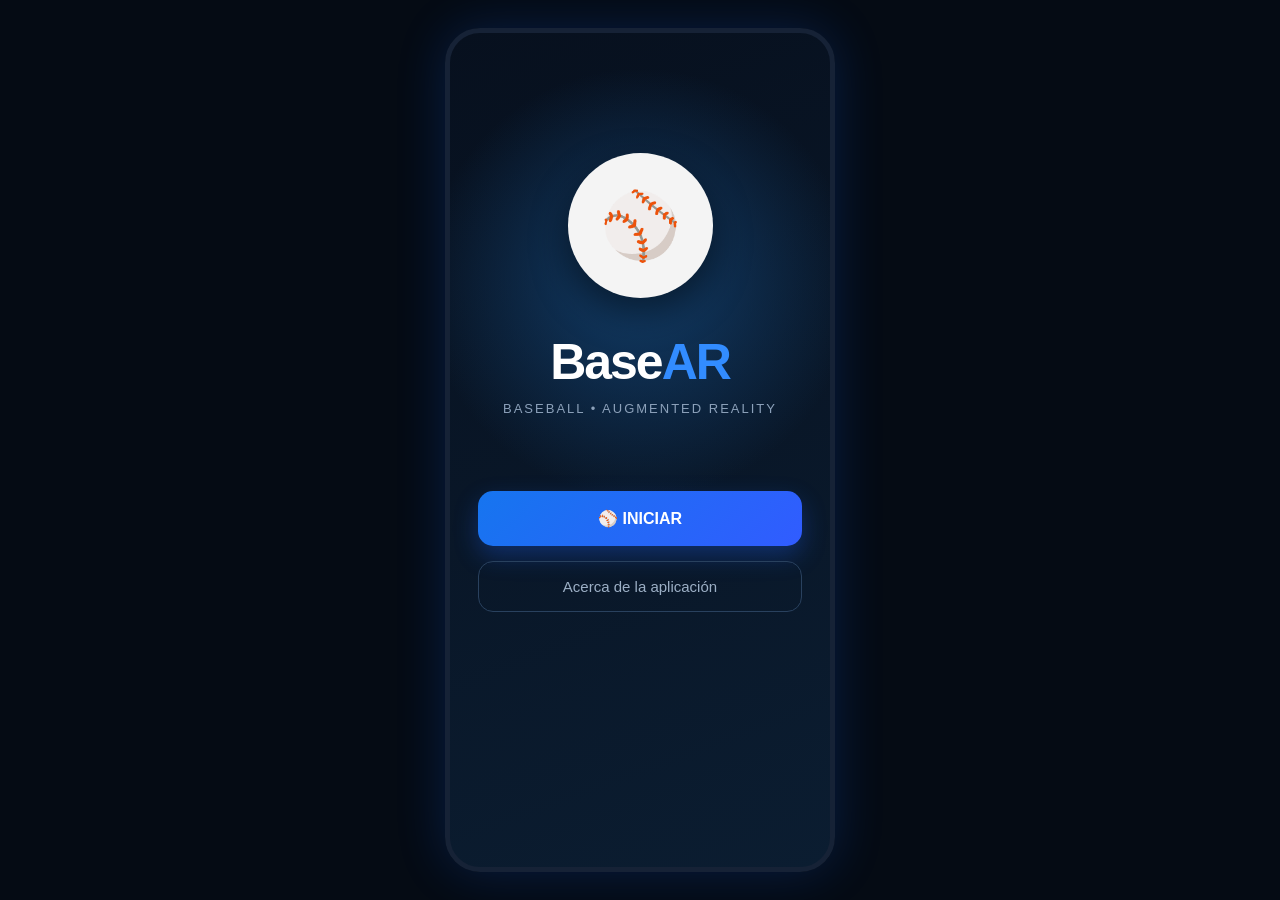
<file: index.html>
<!DOCTYPE html>
<html lang="es">

<head>
    <meta charset="UTF-8">
    <meta name="viewport" content="width=device-width, initial-scale=1.0">

    <title>BaseAR - Inicio</title>

    <!-- CSS -->
    <link rel="stylesheet" href="css/style.css">
</head>

<body>

    <div class="phone home">

        <!-- Pelota -->
        <div class="ball">
            ⚾
        </div>

        <!-- Nombre -->
        <div class="app-name">
            Base<span>AR</span>
        </div>

        <p class="subtitle">
            BASEBALL • AUGMENTED REALITY
        </p>

        <!-- Botón principal -->
        <button
            class="start"
            onclick="location.href='equipos.html'">

            ⚾ INICIAR

        </button>

        <!-- Botón secundario -->
        <button class="about">
            Acerca de la aplicación
        </button>

    </div>
<script src="js/theme.js"></script>
</body>

</html>
</file>
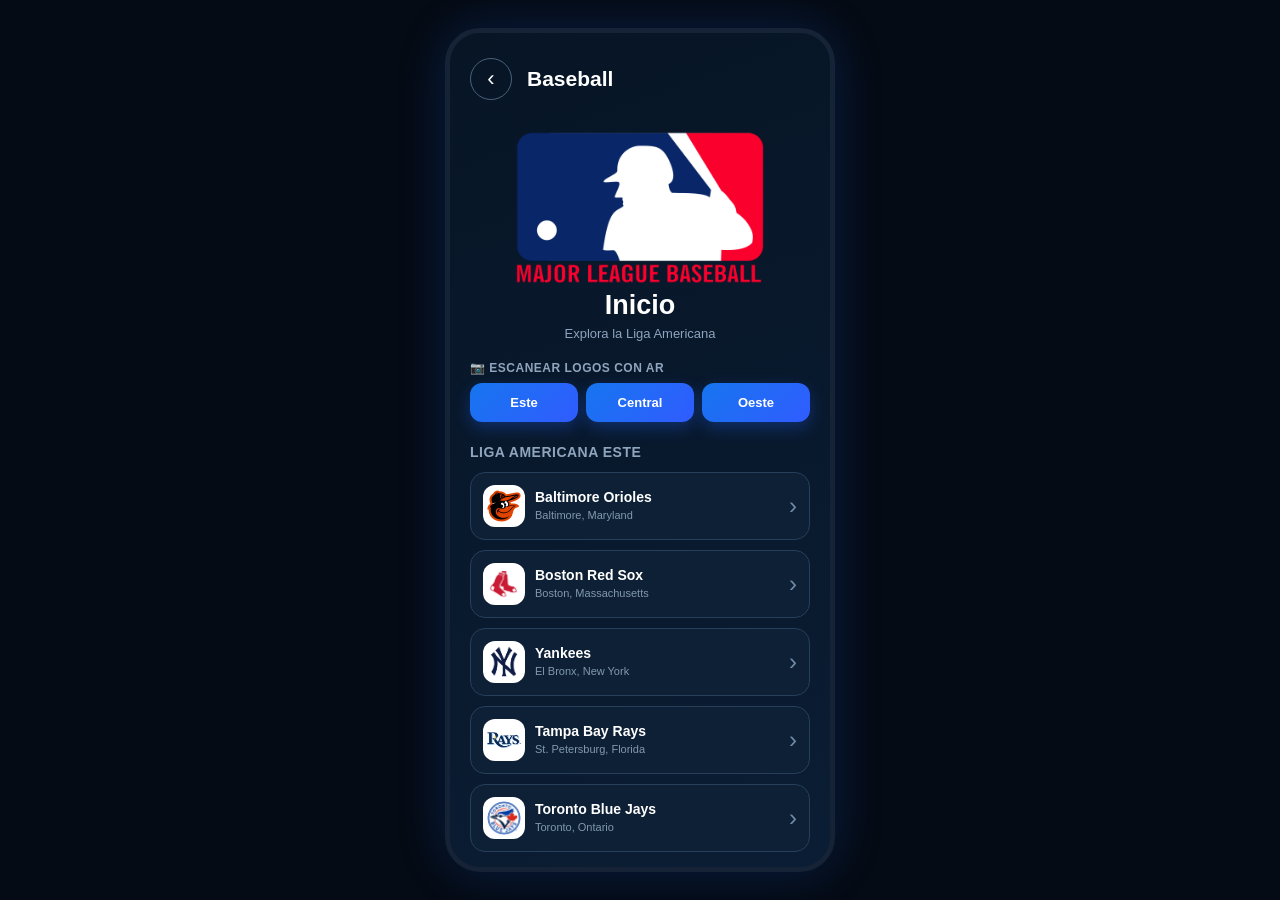
<file: equipos.html>
<!DOCTYPE html>
<html lang="es">
    <head>
        <meta charset="UTF-8">
        <meta name="viewport" content="width=device-width, initial-scale=1.0">
        <title>BaseAR - Equipos</title>
        <link rel="stylesheet" href="css/style.css">
    </head>
    <body>
        <div class="phone info teams-page">
            <div class="info-header">
                <button class="back" onclick="location.href='index.html'">‹</button>
                <h2>Baseball</h2>
            </div>
            <div class="team-header">
                <!-- AQUÍ ESTÁ LA PELOTA DE BÉISBOL DE VUELTA -->
                <img src="img/mlb.png" alt="MLB" class="team-logo-img" style="width: 70%; height: 70%; object-fit: contain;">
                <div class="team-data">
                    <h1>Inicio</h1>
                    <p>Explora la Liga Americana</p>
                </div>
            </div>

            <p class="scan-label">📷 Escanear logos con AR</p>
            <div class="ar-scan-row">
                <button class="ar-scan-btn" onclick="location.href='ar.html?division=este'">Este</button>
                <button class="ar-scan-btn" onclick="location.href='ar.html?division=central'">Central</button>
                <button class="ar-scan-btn" onclick="location.href='ar.html?division=oeste'">Oeste</button>
            </div>

            <h3 class="league-title">Liga Americana Este</h3>
            <div class="teams-list">
                <button class="team-option" onclick="location.href='info.html?team=orioles'">
                    <div class="team-logo-placeholder"><img src="img/orioles.png" alt="Orioles" class="team-logo-img"></div>
                    <div class="team-option-text">
                        <strong>Baltimore Orioles</strong>
                        <span>Baltimore, Maryland</span>
                    </div>
                    <div class="arrow">›</div>
                </button>
                <button class="team-option" onclick="location.href='info.html?team=redsox'">
                    <div class="team-logo-placeholder"><img src="img/redsox.png" alt="Red Sox" class="team-logo-img"></div>
                    <div class="team-option-text">
                        <strong>Boston Red Sox</strong>
                        <span>Boston, Massachusetts</span>
                    </div>
                    <div class="arrow">›</div>
                </button>
                <button class="team-option" onclick="location.href='info.html?team=yankees'">
                    <div class="team-logo-placeholder"><img src="img/yankees.png" alt="Yankees" class="team-logo-img"></div>
                    <div class="team-option-text">
                        <strong>Yankees</strong>
                        <span>El Bronx, New York</span>
                    </div>
                    <div class="arrow">›</div>
                </button>
                <button class="team-option" onclick="location.href='info.html?team=rays'">
                    <div class="team-logo-placeholder"><img src="img/rays.png" alt="Rays" class="team-logo-img"></div>
                    <div class="team-option-text">
                        <strong>Tampa Bay Rays</strong>
                        <span>St. Petersburg, Florida</span>
                    </div>
                    <div class="arrow">›</div>
                </button>
                <button class="team-option" onclick="location.href='info.html?team=bluejays'">
                    <div class="team-logo-placeholder"><img src="img/bluejays.png" alt="Blue Jays" class="team-logo-img"></div>
                    <div class="team-option-text">
                        <strong>Toronto Blue Jays</strong>
                        <span>Toronto, Ontario</span>
                    </div>
                    <div class="arrow">›</div>
                </button>
            </div>

            <h3 class="league-title">Liga Americana Central</h3>
            <div class="teams-list">
                <button class="team-option" onclick="location.href='info.html?team=whitesox'">
                    <div class="team-logo-placeholder"><img src="img/whitesox.png" alt="White Sox" class="team-logo-img"></div>
                    <div class="team-option-text">
                        <strong>Chicago White Sox</strong>
                        <span>Chicago, Illinois</span>
                    </div>
                    <div class="arrow">›</div>
                </button>
                <button class="team-option" onclick="location.href='info.html?team=guardians'">
                    <div class="team-logo-placeholder"><img src="img/guardians.png" alt="Guardians" class="team-logo-img"></div>
                    <div class="team-option-text">
                        <strong>Cleveland Guardians</strong>
                        <span>Cleveland, Ohio</span>
                    </div>
                    <div class="arrow">›</div>
                </button>
                <button class="team-option" onclick="location.href='info.html?team=tigers'">
                    <div class="team-logo-placeholder"><img src="img/tigers.png" alt="Tigers" class="team-logo-img"></div>
                    <div class="team-option-text">
                        <strong>Detroit Tigers</strong>
                        <span>Detroit, Michigan</span>
                    </div>
                    <div class="arrow">›</div>
                </button>
                <button class="team-option" onclick="location.href='info.html?team=royals'">
                    <div class="team-logo-placeholder"><img src="img/royals.png" alt="Royals" class="team-logo-img"></div>
                    <div class="team-option-text">
                        <strong>Kansas City Royals</strong>
                        <span>Kansas City, Missouri</span>
                    </div>
                    <div class="arrow">›</div>
                </button>
                <button class="team-option" onclick="location.href='info.html?team=twins'">
                    <div class="team-logo-placeholder"><img src="img/twins.png" alt="Twins" class="team-logo-img"></div>
                    <div class="team-option-text">
                        <strong>Minnesota Twins</strong>
                        <span>Minneapolis, Minnesota</span>
                    </div>
                    <div class="arrow">›</div>
                </button>
            </div>

            <h3 class="league-title">Liga Americana Oeste</h3>
            <div class="teams-list">
                <button class="team-option" onclick="location.href='info.html?team=astros'">
                    <div class="team-logo-placeholder"><img src="img/astros.png" alt="Astros" class="team-logo-img"></div>
                    <div class="team-option-text">
                        <strong>Houston Astros</strong>
                        <span>Houston, Texas</span>
                    </div>
                    <div class="arrow">›</div>
                </button>
                <button class="team-option" onclick="location.href='info.html?team=angels'">
                    <div class="team-logo-placeholder"><img src="img/angels.png" alt="Angels" class="team-logo-img"></div>
                    <div class="team-option-text">
                        <strong>Los Angeles Angels</strong>
                        <span>Anaheim, California</span>
                    </div>
                    <div class="arrow">›</div>
                </button>
                <button class="team-option" onclick="location.href='info.html?team=athletics'">
                    <div class="team-logo-placeholder"><img src="img/athletics.png" alt="Athletics" class="team-logo-img"></div>
                    <div class="team-option-text">
                        <strong>Oakland Athletics</strong>
                        <span>Oakland, California</span>
                    </div>
                    <div class="arrow">›</div>
                </button>
                <button class="team-option" onclick="location.href='info.html?team=mariners'">
                    <div class="team-logo-placeholder"><img src="img/mariners.png" alt="Mariners" class="team-logo-img"></div>
                    <div class="team-option-text">
                        <strong>Seattle Mariners</strong>
                        <span>Seattle, Washington</span>
                    </div>
                    <div class="arrow">›</div>
                </button>
                <button class="team-option" onclick="location.href='info.html?team=rangers'">
                    <div class="team-logo-placeholder"><img src="img/rangers.png" alt="Rangers" class="team-logo-img"></div>
                    <div class="team-option-text">
                        <strong>Texas Rangers</strong>
                        <span>Arlington, Texas</span>
                    </div>
                    <div class="arrow">›</div>
                </button>
            </div>
        </div>
        <script src="js/theme.js"></script>
    </body>
</html>
</file>
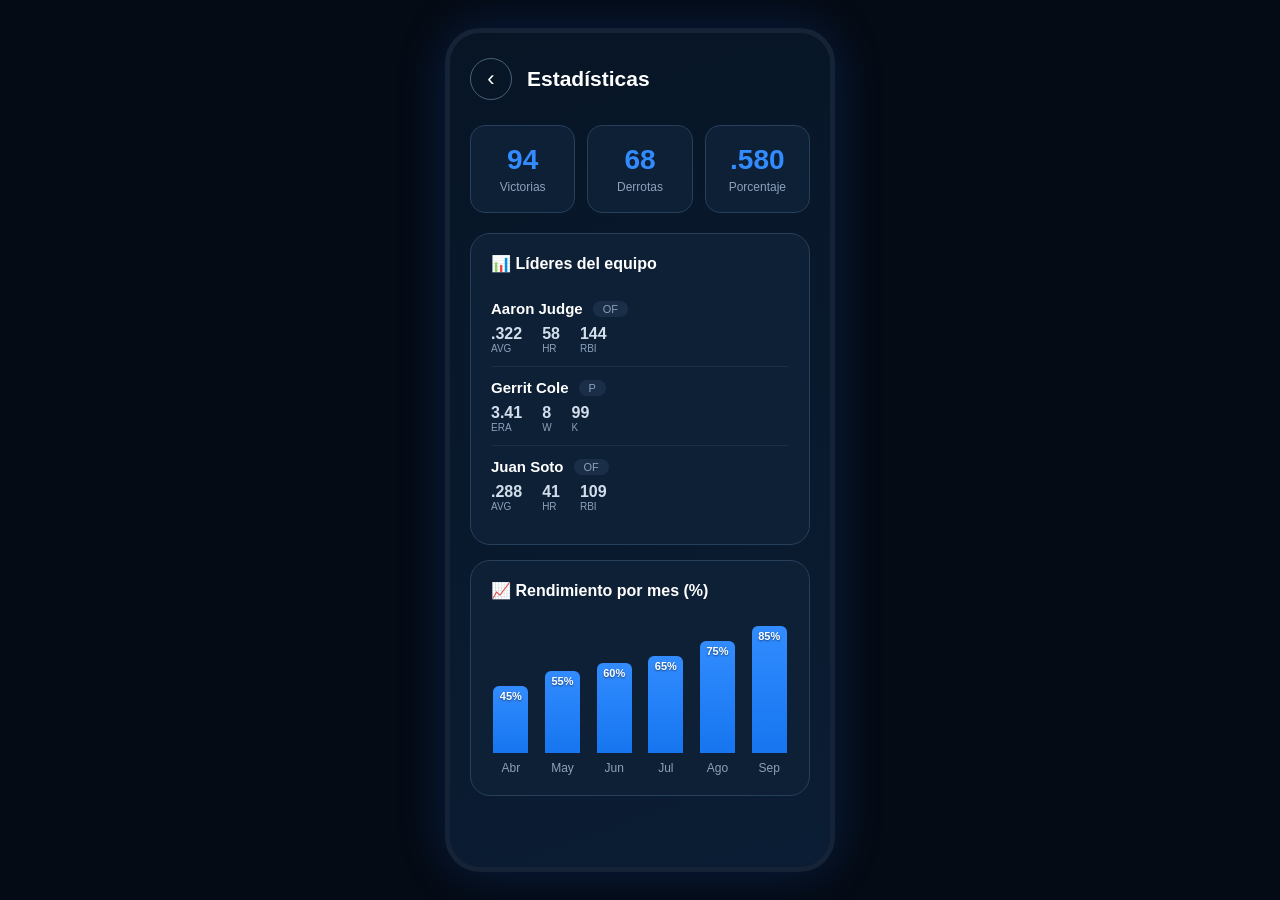
<file: estadisticas.html>
<!DOCTYPE html>
<html lang="es">
<head>
    <meta charset="UTF-8">
    <meta name="viewport" content="width=device-width, initial-scale=1.0">
    <title>BaseAR - Estadísticas</title>
    <link rel="stylesheet" href="css/style.css">
</head>
<body>
    <div class="phone stats-page">
        <div class="info-header">
            <button class="back" id="btnBack">‹</button>
            <h2>Estadísticas</h2>
        </div>

        <div class="stats-summary">
            <div class="stat-card"><span class="stat-value" id="statWins">-</span><span class="stat-label">Victorias</span></div>
            <div class="stat-card"><span class="stat-value" id="statLosses">-</span><span class="stat-label">Derrotas</span></div>
            <div class="stat-card"><span class="stat-value" id="statPct">-</span><span class="stat-label">Porcentaje</span></div>
        </div>

        <div class="stats-players">
            <h3>📊 Líderes del equipo</h3>
            <div id="playersContainer">
                <!-- Inyección de jugadores -->
            </div>
        </div>

                <div class="stats-chart">
            <h3>📈 Rendimiento por mes (%)</h3> <!-- Agregado el (%) -->
            <div class="chart-bars" id="chartContainer">
                <!-- Inyección de barras -->
            </div>
        </div>
    </div>

    <script src="js/teams-data.js"></script>
    <script>
        window.onload = function() {
            if (typeof TEAMS_DATA === 'undefined') return;

            const urlParams = new URLSearchParams(window.location.search);
            const teamId = urlParams.get('team') || 'yankees';
            const data = TEAMS_DATA[teamId];

            document.getElementById('btnBack').onclick = () => location.href = `info.html?team=${teamId}`;

            if (data && data.stats) {
                // Resumen
                document.getElementById('statWins').innerText = data.stats.summary.wins;
                document.getElementById('statLosses').innerText = data.stats.summary.losses;
                document.getElementById('statPct').innerText = data.stats.summary.pct;

                // Jugadores
                const playersContainer = document.getElementById('playersContainer');
                playersContainer.innerHTML = "";
                if (data.stats.players && data.stats.players.length > 0) {
                    data.stats.players.forEach(p => {
                        playersContainer.innerHTML += `
                            <div class="player-stat">
                                <div class="player-info">
                                    <span class="player-name">${p.name}</span>
                                    <span class="player-pos">${p.pos}</span>
                                </div>
                                <div class="player-numbers">
                                    <div class="player-number"><span class="num">${p.stat1}</span><span class="num-label">${p.stat1_lbl}</span></div>
                                    <div class="player-number"><span class="num">${p.stat2}</span><span class="num-label">${p.stat2_lbl}</span></div>
                                    <div class="player-number"><span class="num">${p.stat3}</span><span class="num-label">${p.stat3_lbl}</span></div>
                                </div>
                            </div>
                        `;
                    });
                } else {
                    playersContainer.innerHTML = "<p style='font-size:12px;color:#8ca1ba;'>Datos de jugadores no disponibles.</p>";
                }

                                // Gráfico
                const chartContainer = document.getElementById('chartContainer');
                chartContainer.innerHTML = "";
                const meses = ["Abr", "May", "Jun", "Jul", "Ago", "Sep"];
                if (data.stats.chart) {
                    data.stats.chart.forEach((val, index) => {
                        // AQUÍ AÑADIMOS EL VALOR DENTRO DE LA BARRA
                        chartContainer.innerHTML += `
                            <div class="chart-bar">
                                <div class="bar" style="height: ${val}%;">
                                    <span class="bar-value">${val}%</span>
                                </div>
                                <span class="bar-month">${meses[index]}</span>
                            </div>
                        `;
                    });
                }
            }
        };
    </script>
    <script src="js/theme.js"></script>
</body>
</html>
</file>
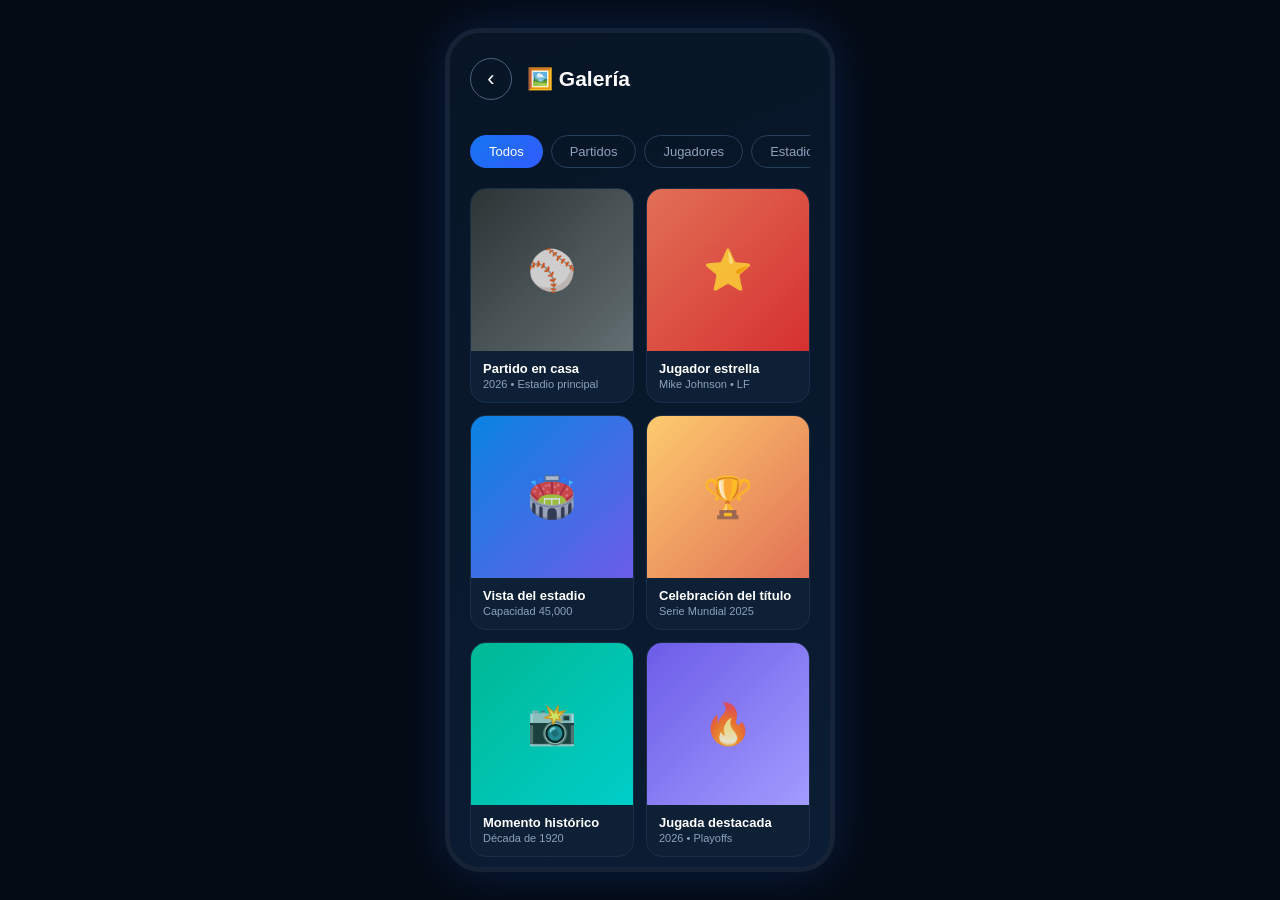
<file: galeria.html>
<!DOCTYPE html>
<html lang="es">

<head>
    <meta charset="UTF-8">
    <meta name="viewport" content="width=device-width, initial-scale=1.0">

    <title>BaseAR - Galería</title>

    <!-- CSS -->
    <link rel="stylesheet" href="css/style.css">
</head>

<body>

    <div class="phone gallery-page">

        <!-- =========================
             ENCABEZADO
        ========================== -->

        <div class="info-header">

            <button
                class="back"
                onclick="location.href='info.html'">
                ‹
            </button>

            <h2>
                🖼️ Galería
            </h2>

        </div>

        <!-- =========================
             CATEGORÍAS
        ========================== -->

        <div class="gallery-categories">

            <button class="category active">Todos</button>
            <button class="category">Partidos</button>
            <button class="category">Jugadores</button>
            <button class="category">Estadio</button>
            <button class="category">Histórico</button>

        </div>

        <!-- =========================
             GALERÍA DE IMÁGENES
        ========================== -->

        <div class="gallery-grid">

            <div class="gallery-item">
                <div class="gallery-image" style="background: linear-gradient(135deg, #2d3436, #636e72);">
                    <span class="gallery-icon">⚾</span>
                </div>
                <div class="gallery-info">
                    <h4>Partido en casa</h4>
                    <p>2026 • Estadio principal</p>
                </div>
            </div>

            <div class="gallery-item">
                <div class="gallery-image" style="background: linear-gradient(135deg, #e17055, #d63031);">
                    <span class="gallery-icon">⭐</span>
                </div>
                <div class="gallery-info">
                    <h4>Jugador estrella</h4>
                    <p>Mike Johnson • LF</p>
                </div>
            </div>

            <div class="gallery-item">
                <div class="gallery-image" style="background: linear-gradient(135deg, #0984e3, #6c5ce7);">
                    <span class="gallery-icon">🏟️</span>
                </div>
                <div class="gallery-info">
                    <h4>Vista del estadio</h4>
                    <p>Capacidad 45,000</p>
                </div>
            </div>

            <div class="gallery-item">
                <div class="gallery-image" style="background: linear-gradient(135deg, #fdcb6e, #e17055);">
                    <span class="gallery-icon">🏆</span>
                </div>
                <div class="gallery-info">
                    <h4>Celebración del título</h4>
                    <p>Serie Mundial 2025</p>
                </div>
            </div>

            <div class="gallery-item">
                <div class="gallery-image" style="background: linear-gradient(135deg, #00b894, #00cec9);">
                    <span class="gallery-icon">📸</span>
                </div>
                <div class="gallery-info">
                    <h4>Momento histórico</h4>
                    <p>Década de 1920</p>
                </div>
            </div>

            <div class="gallery-item">
                <div class="gallery-image" style="background: linear-gradient(135deg, #6c5ce7, #a29bfe);">
                    <span class="gallery-icon">🔥</span>
                </div>
                <div class="gallery-info">
                    <h4>Jugada destacada</h4>
                    <p>2026 • Playoffs</p>
                </div>
            </div>

        </div>

        <!-- =========================
             BOTÓN DE CARGAR MÁS
        ========================== -->

        <button class="load-more">
            Cargar más imágenes
        </button>

    </div>
<script src="js/theme.js"></script>
</body>

</html>
</file>
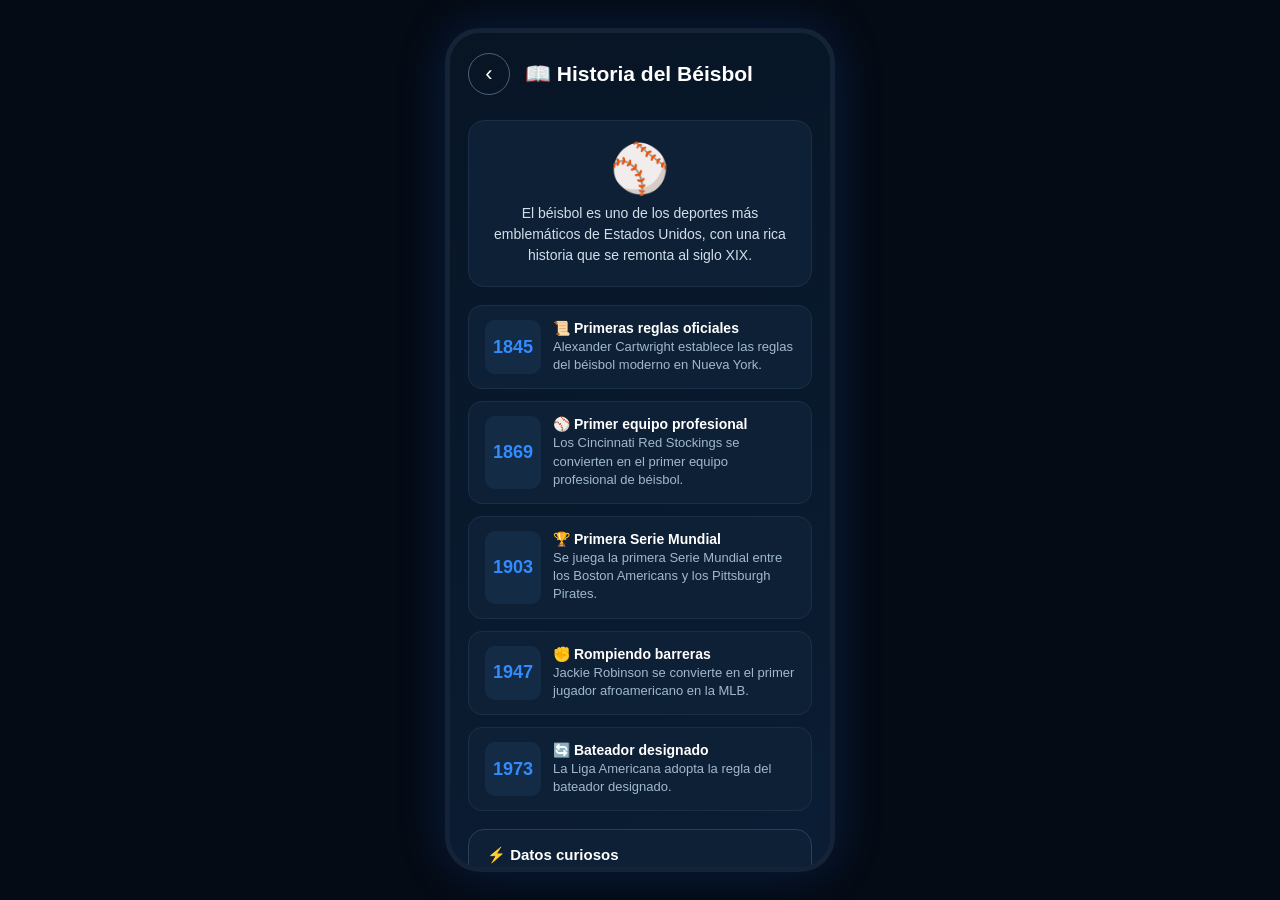
<file: historia-baseball.html>
<!DOCTYPE html>
<html lang="es">

<head>
    <meta charset="UTF-8">
    <meta name="viewport" content="width=device-width, initial-scale=1.0">

    <title>BaseAR - Historia del Béisbol</title>

    <!-- CSS -->
    <link rel="stylesheet" href="css/style.css">
</head>

<body>

    <div class="phone-scroll history-page">

        <!-- =========================
             ENCABEZADO
        ========================== -->

        <div class="info-header">

            <button
                class="back"
                onclick="location.href='info.html'">
                ‹
            </button>

            <h2>
                📖 Historia del Béisbol
            </h2>

        </div>

        <!-- =========================
             INTRODUCCIÓN
        ========================== -->

        <div class="history-intro">

            <div class="history-icon">⚾</div>

            <p>
                El béisbol es uno de los deportes más emblemáticos de Estados Unidos,
                con una rica historia que se remonta al siglo XIX.
            </p>

        </div>

        <!-- =========================
             LISTA DE EVENTOS
        ========================== -->

        <div class="history-list">

            <div class="history-event">
                <div class="history-year">1845</div>
                <div class="history-detail">
                    <h4>📜 Primeras reglas oficiales</h4>
                    <p>Alexander Cartwright establece las reglas del béisbol moderno en Nueva York.</p>
                </div>
            </div>

            <div class="history-event">
                <div class="history-year">1869</div>
                <div class="history-detail">
                    <h4>⚾ Primer equipo profesional</h4>
                    <p>Los Cincinnati Red Stockings se convierten en el primer equipo profesional de béisbol.</p>
                </div>
            </div>

            <div class="history-event">
                <div class="history-year">1903</div>
                <div class="history-detail">
                    <h4>🏆 Primera Serie Mundial</h4>
                    <p>Se juega la primera Serie Mundial entre los Boston Americans y los Pittsburgh Pirates.</p>
                </div>
            </div>

            <div class="history-event">
                <div class="history-year">1947</div>
                <div class="history-detail">
                    <h4>✊ Rompiendo barreras</h4>
                    <p>Jackie Robinson se convierte en el primer jugador afroamericano en la MLB.</p>
                </div>
            </div>

            <div class="history-event">
                <div class="history-year">1973</div>
                <div class="history-detail">
                    <h4>🔄 Bateador designado</h4>
                    <p>La Liga Americana adopta la regla del bateador designado.</p>
                </div>
            </div>

        </div>

        <!-- =========================
             DATOS CURIOSOS
        ========================== -->

        <div class="history-facts">

            <h3>⚡ Datos curiosos</h3>

            <div class="fact-item">
                <span class="fact-icon">🏟️</span>
                <p>El estadio más antiguo de la MLB es Fenway Park (1912).</p>
            </div>

            <div class="fact-item">
                <span class="fact-icon">⚾</span>
                <p>La pelota de béisbol puede viajar hasta 160 km/h en un lanzamiento.</p>
            </div>

            <div class="fact-item">
                <span class="fact-icon">📊</span>
                <p>Babe Ruth tiene el récord de más juegos ganados como lanzador (94) y más jonrones (714).</p>
            </div>

        </div>

    </div>
<script src="js/theme.js"></script>
</body>

</html>
</file>
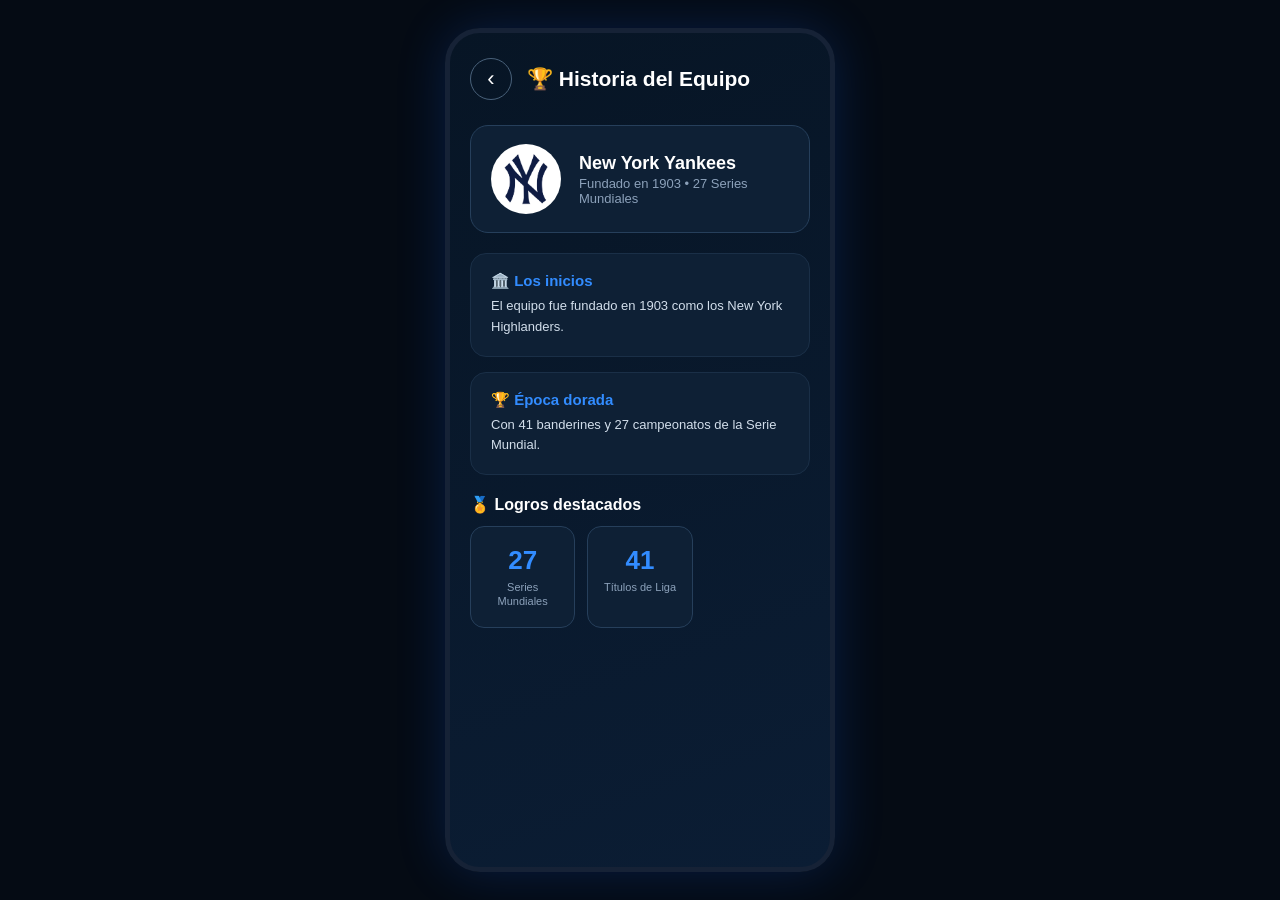
<file: historia-equipo.html>
<!DOCTYPE html>
<html lang="es">
<head>
    <meta charset="UTF-8">
    <meta name="viewport" content="width=device-width, initial-scale=1.0">
    <title>BaseAR - Historia del Equipo</title>
    <link rel="stylesheet" href="css/style.css">
</head>
<body>
    <div class="phone team-history-page">
        <div class="info-header">
            <button class="back" id="btnBack">‹</button>
            <h2>🏆 Historia del Equipo</h2>
        </div>

        <div class="team-banner">
            <div class="team-banner-logo" id="bannerLogo">⚾</div>
            <div class="team-banner-info">
                <h3 id="bannerTitle">Cargando...</h3>
                <p id="bannerSub">...</p>
            </div>
        </div>

        <div class="team-history-content" id="historySections">
            <!-- Aquí se inyectará el HTML dinámicamente -->
        </div>

        <div class="team-achievements">
            <h4>🏅 Logros destacados</h4>
            <div class="achievement-grid" id="achievementsGrid">
                <!-- Aquí se inyectarán los logros -->
            </div>
        </div>
    </div>

    <script src="js/teams-data.js"></script>
    <script>
        window.onload = function() {
            if (typeof TEAMS_DATA === 'undefined') return alert("Falta teams-data.js");

            const urlParams = new URLSearchParams(window.location.search);
            const teamId = urlParams.get('team') || 'yankees';
            const data = TEAMS_DATA[teamId];

            document.getElementById('btnBack').onclick = () => location.href = `info.html?team=${teamId}`;

            if (data && data.history) {
                // AQUÍ ESTÁ EL CAMBIO: innerHTML en lugar de innerText
                document.getElementById('bannerLogo').innerHTML = data.logo || "⚾";
                document.getElementById('bannerTitle').innerText = data.history.bannerTitle || data.name;
                document.getElementById('bannerSub').innerText = data.history.bannerSub || "Historia del equipo";

                const sectionsContainer = document.getElementById('historySections');
                sectionsContainer.innerHTML = ""; 
                
                if (data.history.sections && data.history.sections.length > 0) {
                    data.history.sections.forEach(sec => {
                        sectionsContainer.innerHTML += `
                            <div class="history-section">
                                <h4>${sec.title}</h4>
                                <p>${sec.text}</p>
                            </div>
                        `;
                    });
                } else {
                    sectionsContainer.innerHTML = "<p>Historia en construcción...</p>";
                }

                const grid = document.getElementById('achievementsGrid');
                grid.innerHTML = "";
                if (data.history.achievements) {
                    data.history.achievements.forEach(ach => {
                        grid.innerHTML += `
                            <div class="achievement-item">
                                <span class="achievement-number">${ach.number}</span>
                                <span class="achievement-label">${ach.label}</span>
                            </div>
                        `;
                    });
                }
            }
        };
    </script>
    <script src="js/theme.js"></script>
</body>
</html>
</file>
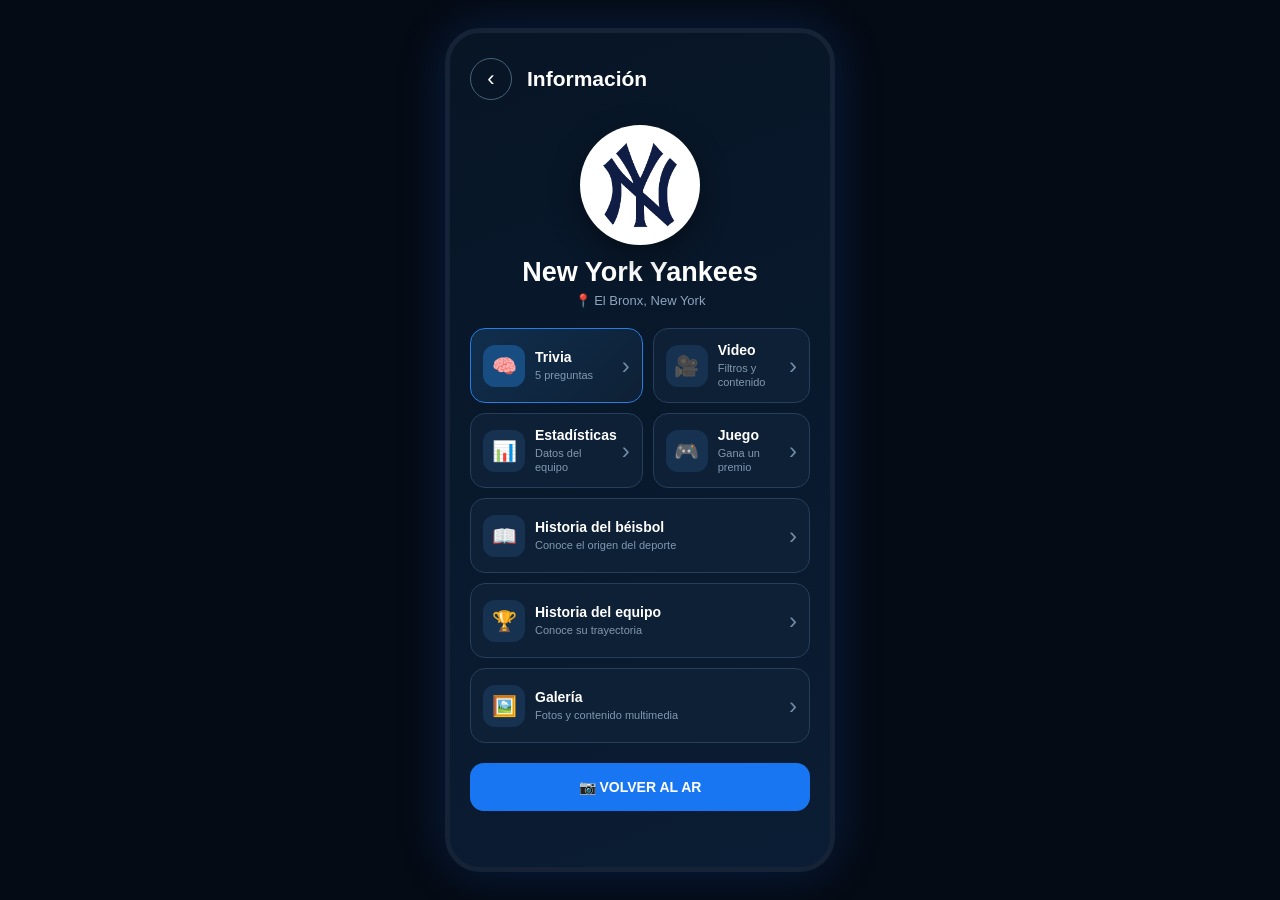
<file: info.html>
<!DOCTYPE html>
<html lang="es">
<head>
    <meta charset="UTF-8">
    <meta name="viewport" content="width=device-width, initial-scale=1.0">
    <title>BaseAR - Información</title>
    <link rel="stylesheet" href="css/style.css">
</head>
<body>

    <div class="phone info">
        <div class="info-header">
            <button class="back" onclick="location.href='equipos.html'">‹</button>
            <h2>Información</h2>
        </div>

        <div class="team-header">
            <div class="team-logo" id="teamLogo">⚾</div>
            <div class="team-data">
                <h1 id="teamName">Cargando...</h1>
                <p id="teamCity">📍 Cargando...</p>
            </div>
        </div>

        <div class="info-menu">
            <button class="info-option trivia" id="btnTrivia">
                <div class="option-icon">🧠</div>
                <div class="option-text">
                    <strong>Trivia</strong>
                    <span>5 preguntas</span>
                </div>
                <div class="arrow">›</div>
            </button>

            <button class="info-option" id="btnVideo">
                <div class="option-icon">🎥</div>
                <div class="option-text">
                    <strong>Video</strong>
                    <span>Filtros y contenido</span>
                </div>
                <div class="arrow">›</div>
            </button>

            <button class="info-option" id="btnStats">
                <div class="option-icon">📊</div>
                <div class="option-text">
                    <strong>Estadísticas</strong>
                    <span>Datos del equipo</span>
                </div>
                <div class="arrow">›</div>
            </button>

            <button class="info-option" onclick="location.href='juego.html'">
                <div class="option-icon">🎮</div>
                <div class="option-text">
                    <strong>Juego</strong>
                    <span>Gana un premio</span>
                </div>
                <div class="arrow">›</div>
            </button>

            <button class="info-option" onclick="location.href='historia-baseball.html'">
                <div class="option-icon">📖</div>
                <div class="option-text">
                    <strong>Historia del béisbol</strong>
                    <span>Conoce el origen del deporte</span>
                </div>
                <div class="arrow">›</div>
            </button>

            <button class="info-option" id="btnHistory">
                <div class="option-icon">🏆</div>
                <div class="option-text">
                    <strong>Historia del equipo</strong>
                    <span>Conoce su trayectoria</span>
                </div>
                <div class="arrow">›</div>
            </button>

            <button class="info-option" onclick="location.href='galeria.html'">
                <div class="option-icon">🖼️</div>
                <div class="option-text">
                    <strong>Galería</strong>
                    <span>Fotos y contenido multimedia</span>
                </div>
                <div class="arrow">›</div>
            </button>
        </div>

        <button class="button" onclick="location.href='ar.html'">📷 VOLVER AL AR</button>
    </div>

    <script src="js/teams-data.js"></script>
    <script>
        window.onload = function() {
            if (typeof TEAMS_DATA === 'undefined') {
                document.getElementById('teamName').innerText = "Error de Datos";
                document.getElementById('teamCity').innerText = "Revisa que js/teams-data.js exista";
                alert("No se encontró el archivo js/teams-data.js. Revisa la ruta.");
                return;
            }

            const urlParams = new URLSearchParams(window.location.search);
            const teamId = urlParams.get('team') || 'yankees';
            const teamData = TEAMS_DATA[teamId];

            if (teamData) {
                // AQUÍ ESTÁ EL CAMBIO: innerHTML en lugar de innerText
                document.getElementById('teamLogo').innerHTML = teamData.logo || '⚾';
                document.getElementById('teamName').innerText = teamData.name;
                document.getElementById('teamCity').innerText = '📍 ' + teamData.city;
                document.title = 'BaseAR - ' + teamData.name;

                document.getElementById('btnTrivia').onclick = function() {
                    location.href = `trivia.html?team=${teamId}`;
                };
                document.getElementById('btnStats').onclick = function() {
                    location.href = `estadisticas.html?team=${teamId}`;
                };
                document.getElementById('btnHistory').onclick = function() {
                    location.href = `historia-equipo.html?team=${teamId}`;
                };
                document.getElementById('btnVideo').onclick = function() {
                    location.href = `video.html?team=${teamId}`;
                };
            } else {
                document.getElementById('teamName').innerText = "Equipo no encontrado";
                document.getElementById('teamCity').innerText = "El ID " + teamId + " no existe.";
            }
        };
    </script>

    <script src="js/theme.js"></script>
</body>
</html>
</file>
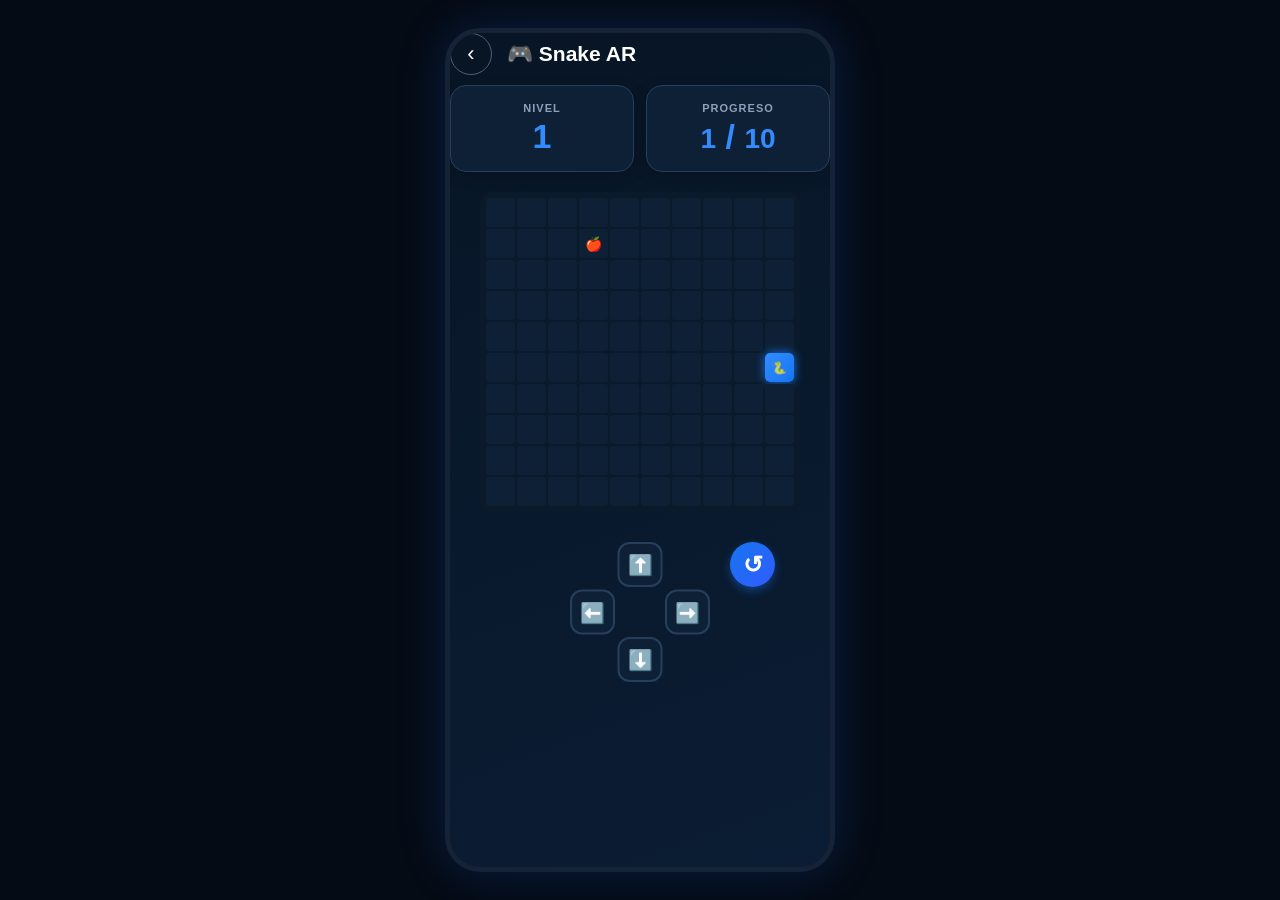
<file: juego.html>
<!DOCTYPE html>
<html lang="es">

<head>
    <meta charset="UTF-8">
    <meta name="viewport" content="width=device-width, initial-scale=1.0">
    <title>BaseAR - Snake Game</title>
    <link rel="stylesheet" href="css/style.css">
</head>

<body>

    <div class="phone game-page" id="gameContainer">
        
        <!-- ENCABEZADO -->
        <div class="info-header">
            <button class="back" onclick="location.href='info.html'">‹</button>
            <h2>🎮 Snake AR</h2>
        </div>

        <!-- PUNTAJE / NIVELES -->
        <div class="game-score">
            <div class="score-display">
                <span class="score-label">Nivel</span>
                <span class="score-value" id="levelValue">1</span>
            </div>
            <div class="score-display">
                <span class="score-label">Progreso</span>
                <span class="score-value"><span id="lengthValue">1</span> / <span id="targetValue">10</span></span>
            </div>
        </div>

        <!-- TABLERO -->
        <div class="game-board">
            <div class="snake-grid" id="snakeGrid"></div>
        </div>
                <!-- CONTROLES -->
        <div class="game-controls">
            <button class="control-btn btn-up" onclick="changeDirection(0, -1)">⬆️</button>
            <button class="control-btn btn-left" onclick="changeDirection(-1, 0)">⬅️</button>
            <button class="control-btn btn-right" onclick="changeDirection(1, 0)">➡️</button>
            <button class="control-btn btn-down" onclick="changeDirection(0, 1)">⬇️</button>
            
            <!-- Botón de reiniciar (Arriba a la derecha) -->
            <button class="control-btn restart" onclick="restartCurrentLevel()">↺</button>
        </div>
            

        <!-- OVERLAY DE NIVEL SUPERADO -->
        <div class="level-overlay" id="levelOverlay" style="display: none;">
            <div class="level-card">
                <h2 id="overlayTitle">¡Nivel Superado!</h2>
                <p id="overlayMessage">Has desbloqueado un nuevo fondo.</p>
                <button class="start" id="btnNextLevel" onclick="nextLevelAction()" style="margin-top: 0;">Continuar</button>
            </div>
        </div>

    </div>

    <!-- Script Global para el Fondo -->
    <script src="js/theme.js"></script>

        <script>
        // Configuración de Niveles
        const GRID_SIZE = 10;
        const TOTAL_CELLS = GRID_SIZE * GRID_SIZE;
        const GAME_SPEED = 150; 
        
        const LEVELS = {
            1: { target: 10, reward: "Fondo Neón", cssClass: "reward-level-1" },
            2: { target: 20, reward: "Fondo Béisbol", cssClass: "reward-level-2" },
            3: { target: 40, reward: "Fondo Dorado", cssClass: "reward-level-3" }
        };

        let currentLevel = 1;
        let snake = [];
        let direction = { x: 0, y: 0 };
        let nextDirection = { x: 0, y: 0 };
        let food = { x: 0, y: 0 };
        let gameInterval = null;
        let isPlaying = false;
        let isGameOver = false;

        // Elementos del DOM
        const gridElement = document.getElementById('snakeGrid');
        const levelValue = document.getElementById('levelValue');
        const lengthValue = document.getElementById('lengthValue');
        const targetValue = document.getElementById('targetValue');
        const levelOverlay = document.getElementById('levelOverlay');
        const overlayTitle = document.getElementById('overlayTitle');
        const overlayMessage = document.getElementById('overlayMessage');
        const btnNextLevel = document.getElementById('btnNextLevel');
        const gameContainer = document.getElementById('gameContainer');

        function createGrid() {
            gridElement.innerHTML = '';
            for (let i = 0; i < TOTAL_CELLS; i++) {
                const cell = document.createElement('div');
                cell.classList.add('cell');
                cell.id = `cell-${i}`;
                gridElement.appendChild(cell);
            }
        }

        function draw() {
            document.querySelectorAll('.cell').forEach(c => {
                c.className = 'cell empty';
                c.innerText = '';
            });

            // Dibujar comida
            const foodIndex = food.y * GRID_SIZE + food.x;
            const foodCell = document.getElementById(`cell-${foodIndex}`);
            if (foodCell) {
                foodCell.classList.add('food');
                foodCell.innerText = '🍎';
            }

            // Dibujar serpiente
            snake.forEach((segment, index) => {
                const segIndex = segment.y * GRID_SIZE + segment.x;
                const segCell = document.getElementById(`cell-${segIndex}`);
                if (segCell) {
                    if (index === 0) {
                        segCell.classList.add('snake-head');
                        segCell.innerText = '🐍';
                    } else {
                        segCell.classList.add('snake-body');
                    }
                }
            });
            
            // Actualizar UI de progreso
            lengthValue.innerText = snake.length;
        }

        function generateFood() {
            let newFood;
            let isOccupied = true;
            if (snake.length >= TOTAL_CELLS - 1) return; 

            while (isOccupied) {
                newFood = {
                    x: Math.floor(Math.random() * GRID_SIZE),
                    y: Math.floor(Math.random() * GRID_SIZE)
                };
                isOccupied = snake.some(seg => seg.x === newFood.x && seg.y === newFood.y);
            }
            food = newFood;
        }

        function update() {
            if (isGameOver || !isPlaying) return;

            if (nextDirection.x !== 0 && direction.x === 0) direction = { ...nextDirection };
            if (nextDirection.y !== 0 && direction.y === 0) direction = { ...nextDirection };

            const head = { x: snake[0].x + direction.x, y: snake[0].y + direction.y };

            // Colisión con paredes
            if (head.x < 0 || head.x >= GRID_SIZE || head.y < 0 || head.y >= GRID_SIZE) {
                gameOver();
                return;
            }

            // Colisión con el propio cuerpo
            if (snake.some(seg => seg.x === head.x && seg.y === head.y)) {
                gameOver();
                return;
            }

            snake.unshift(head);

            // Comer comida
            if (head.x === food.x && head.y === food.y) {
                generateFood();

                // COMPROBAR VICTORIA DEL NIVEL
                if (snake.length >= LEVELS[currentLevel].target) {
                    winLevel();
                }
            } else {
                snake.pop();
            }

            draw();
        }

        function changeDirection(dx, dy) {
            if (!isPlaying || isGameOver) return;
            if (snake.length > 1) {
                if (dx !== 0 && direction.x === -dx) return;
                if (dy !== 0 && direction.y === -dy) return;
            }
            nextDirection = { x: dx, y: dy };
        }

        function startLevel(level) {
            clearInterval(gameInterval);
            currentLevel = level;
            
            // Configurar UI según el nivel
            levelValue.innerText = currentLevel;
            targetValue.innerText = LEVELS[currentLevel].target;
            
            // Reiniciar serpiente en el centro
            snake = [{ x: 5, y: 5 }]; 
            direction = { x: 1, y: 0 }; 
            nextDirection = { x: 1, y: 0 };
            isGameOver = false;
            isPlaying = true;
            
            levelOverlay.style.display = "none";

            generateFood();
            createGrid();
            draw();

            gameInterval = setInterval(update, GAME_SPEED);
        }

        // --- NUEVA FUNCIÓN PARA REINICIAR EL NIVEL ACTUAL ---
        function restartCurrentLevel() {
            // Si el jugador muere, reiniciamos EL MISMO nivel, no el 1
            startLevel(currentLevel);
        }

        // Esta función se queda solo para cuando termine el Nivel 3 y quiera volver al inicio
        function resetGame() {
            startLevel(1);
        }

        function gameOver() {
            clearInterval(gameInterval);
            isPlaying = false;
            isGameOver = true;
            
            // Efecto visual
            gameContainer.style.transform = "translateX(5px)";
            setTimeout(() => gameContainer.style.transform = "translateX(-5px)", 50);
            setTimeout(() => gameContainer.style.transform = "translateX(0)", 100);
        }

        function winLevel() {
            clearInterval(gameInterval);
            isPlaying = false;
            
            const levelData = LEVELS[currentLevel];
            
            // Guardar progreso en localStorage
            const savedLevel = parseInt(localStorage.getItem('snakeRewardLevel') || '0', 10);
            if (currentLevel > savedLevel) {
                localStorage.setItem('snakeRewardLevel', currentLevel);
            }

            if (currentLevel >= savedLevel) {
                document.body.className = document.body.className.replace(/reward-level-\d/g, '').trim();
                document.body.classList.add(levelData.cssClass);
            }

            // Mostrar Overlay
            if (currentLevel < 3) {
                overlayTitle.innerText = `¡Nivel ${currentLevel} Superado!`;
                overlayMessage.innerText = `Has desbloqueado el ${levelData.reward}.`;
                btnNextLevel.innerText = "Ir al Nivel " + (currentLevel + 1);
                btnNextLevel.dataset.nextAction = "next";
            } else {
                overlayTitle.innerText = "¡Juego Completado!";
                overlayMessage.innerText = "¡Increíble! Has desbloqueado el Fondo Dorado.";
                btnNextLevel.innerText = "Jugar desde el Inicio";
                btnNextLevel.dataset.nextAction = "reset";
            }

            levelOverlay.style.display = "flex";

            // Confeti
            for (let i = 0; i < 30; i++) {
                const confetti = document.createElement('div');
                confetti.className = 'confetti-piece';
                confetti.style.left = Math.random() * 100 + '%';
                confetti.style.background = ['#ff6b6b', '#feca57', '#4ecdc4', '#a29bfe', '#fff'][Math.floor(Math.random() * 5)];
                confetti.style.animationDuration = (1.5 + Math.random() * 1.5) + 's';
                gameContainer.appendChild(confetti);
                setTimeout(() => confetti.remove(), 3000);
            }
        }

        function nextLevelAction() {
            const action = btnNextLevel.dataset.nextAction;
            if (action === "next") {
                startLevel(currentLevel + 1);
            } else {
                resetGame(); // Esto solo se usa si terminaste el nivel 3
            }
        }

        window.addEventListener('keydown', (e) => {
            switch (e.key) {
                case 'ArrowUp': changeDirection(0, -1); break;
                case 'ArrowDown': changeDirection(0, 1); break;
                case 'ArrowLeft': changeDirection(-1, 0); break;
                case 'ArrowRight': changeDirection(1, 0); break;
            }
        });

        // Iniciar el juego por primera vez
        startLevel(1);
    </script>

</body>
</html>
</file>
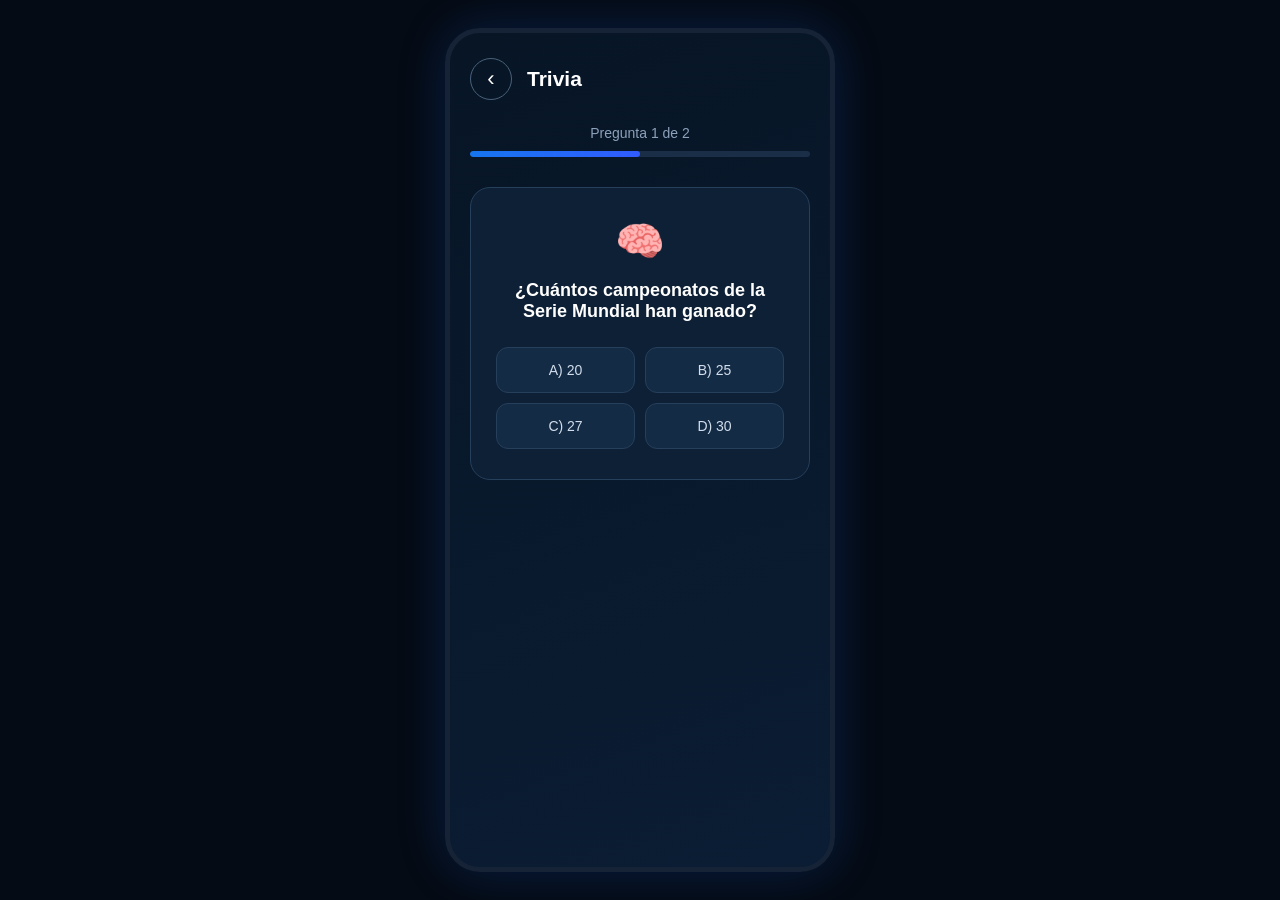
<file: trivia.html>
<!DOCTYPE html>
<html lang="es">
<head>
    <meta charset="UTF-8">
    <meta name="viewport" content="width=device-width, initial-scale=1.0">
    <title>BaseAR - Trivia</title>
    <link rel="stylesheet" href="css/style.css">
</head>
<body>
    <div class="phone trivia-page">
        <div class="info-header">
            <button class="back" id="btnBack">‹</button>
            <h2>Trivia</h2>
        </div>

        <div class="trivia-progress">
            <span class="question-counter" id="questionCounter">Pregunta 1 de 1</span>
            <div class="progress-bar">
                <div class="progress-fill" id="progressFill" style="width: 100%;"></div>
            </div>
        </div>

        <div class="trivia-question">
            <div class="question-icon">🧠</div>
            <h3 id="questionText">Cargando...</h3>
            <div class="question-options" id="optionsContainer">
                <!-- Opciones inyectadas -->
            </div>
            <div class="question-feedback" id="feedbackContainer" style="display:none;"></div>
        </div>

        <button class="trivia-next" id="btnNext" style="display:none;">SIGUIENTE PREGUNTA →</button>
    </div>

    <script src="js/teams-data.js"></script>
    <script>
        window.onload = function() {
            if (typeof TEAMS_DATA === 'undefined') return;

            const urlParams = new URLSearchParams(window.location.search);
            const teamId = urlParams.get('team') || 'yankees';
            const data = TEAMS_DATA[teamId];

            document.getElementById('btnBack').onclick = () => location.href = `info.html?team=${teamId}`;

            if (data && data.trivia && data.trivia.length > 0) {
                let currentQ = 0;
                const questionText = document.getElementById('questionText');
                const optionsContainer = document.getElementById('optionsContainer');
                const feedbackContainer = document.getElementById('feedbackContainer');
                const btnNext = document.getElementById('btnNext');

                function renderQuestion() {
                    const q = data.trivia[currentQ];
                    
                    // Actualizar progreso
                    document.getElementById('questionCounter').innerText = `Pregunta ${currentQ + 1} de ${data.trivia.length}`;
                    document.getElementById('progressFill').style.width = `${((currentQ + 1) / data.trivia.length) * 100}%`;

                    questionText.innerText = q.question;
                    optionsContainer.innerHTML = "";
                    feedbackContainer.style.display = "none";
                    btnNext.style.display = "none";

                    const letras = ["A", "B", "C", "D"];
                    q.options.forEach((opt, index) => {
                        const btn = document.createElement('button');
                        btn.className = "option";
                        btn.innerText = `${letras[index]}) ${opt}`;
                        btn.onclick = () => checkAnswer(index, btn);
                        optionsContainer.appendChild(btn);
                    });
                }

                function checkAnswer(selectedIndex, btnElement) {
                    const q = data.trivia[currentQ];
                    
                    // Deshabilitar botones
                    document.querySelectorAll('.option').forEach(b => b.style.pointerEvents = "none");

                    if (selectedIndex === q.correct) {
                        btnElement.classList.add('correct');
                        feedbackContainer.className = "question-feedback correct-feedback";
                        feedbackContainer.innerText = q.feedback;
                    } else {
                        btnElement.style.borderColor = "#ff6b6b";
                        btnElement.style.color = "#ff6b6b";
                        feedbackContainer.className = "question-feedback";
                        feedbackContainer.style.background = "#4a1a1a";
                        feedbackContainer.style.color = "#ff6b6b";
                        feedbackContainer.innerText = "❌ Incorrecto. La respuesta era: " + q.options[q.correct];
                    }

                    feedbackContainer.style.display = "block";
                    
                    // Mostrar botón siguiente si hay más preguntas
                    if (currentQ < data.trivia.length - 1) {
                        btnNext.style.display = "block";
                    } else {
                        btnNext.innerText = "VOLVER AL INICIO";
                        btnNext.style.display = "block";
                    }
                }

                btnNext.onclick = () => {
                    if (currentQ < data.trivia.length - 1) {
                        currentQ++;
                        renderQuestion();
                    } else {
                        location.href = `info.html?team=${teamId}`;
                    }
                };

                renderQuestion(); // Iniciar trivia

            } else {
                document.getElementById('questionText').innerText = "No hay preguntas disponibles para este equipo.";
            }
        };
    </script>

    <script src="js/theme.js"></script>
</body>
</html>
</file>
<file: css/style.css>
/* =========================================
   BASEAR - ESTILOS GENERALES
========================================= */

* {
    box-sizing: border-box;
    margin: 0;
    padding: 0;
    font-family: Arial, Helvetica, sans-serif;
}

body {
    background: #050b14;
    color: white;
    min-height: 100vh;

    display: flex;
    justify-content: center;
    align-items: center;
}


/* =========================================
   CONTENEDOR PRINCIPAL / CELULAR
========================================= */

.phone {
    width: 390px;
    height: 844px;
    border-radius: 35px;
    overflow: hidden;   

    border: 5px solid #162236;

    background: linear-gradient(
        160deg,
        #071525,
        #0b1d34
    );

    position: relative;

    box-shadow:
        0 0 50px rgba(20, 100, 255, 0.20);
}

.phone-scroll {
    width: 390px;
    height: 844px;
    border-radius: 35px;
    overflow-y: auto;
    overflow-x: hidden;
    border: 5px solid #162236;
    background: linear-gradient(160deg, #071525, #0b1d34);
    position: relative;
    box-shadow: 0 0 50px rgba(20, 100, 255, 0.20);
}

/* Scroll personalizado (opcional, se ve más bonito) */
.phone-scroll::-webkit-scrollbar {
    width: 4px;
}

.phone-scroll::-webkit-scrollbar-track {
    background: #0b1d34;
}

.phone-scroll::-webkit-scrollbar-thumb {
    background: #328cff;
    border-radius: 10px;
}
/* =========================================
   PÁGINA DE INICIO
========================================= */

.home {
    text-align: center;
    padding: 50px 28px;

    background:
        radial-gradient(
            circle at 50% 30%,
            #123d69 0%,
            transparent 35%
        ),
        linear-gradient(
            160deg,
            #07101e,
            #0b1d31
        );
}


/* Pelota */

.ball {
    width: 145px;
    height: 145px;

    border-radius: 50%;

    background: #f4f4f4;

    margin: 70px auto 35px;

    display: flex;
    align-items: center;
    justify-content: center;

    font-size: 65px;

    box-shadow:
        0 15px 35px rgba(0, 0, 0, 0.5);
}


/* Nombre de la aplicación */

.app-name {
    font-size: 50px;
    font-weight: 900;
    letter-spacing: -2px;
}

.app-name span {
    color: #328cff;
}


/* Subtítulo */

.subtitle {
    color: #8ca1ba;

    font-size: 13px;

    letter-spacing: 2px;

    margin-top: 10px;
}


/* =========================================
   BOTONES
========================================= */

button {
    cursor: pointer;
    transition: 0.2s;
}

button:hover {
    transform: translateY(-2px);
}


/* Botón principal */

.start,
.main-button {
    width: 100%;

    padding: 18px;

    margin-top: 75px;

    border: none;
    border-radius: 15px;

    color: white;

    font-size: 16px;
    font-weight: bold;

    background:
        linear-gradient(
            135deg,
            #1675ef,
            #315cff
        );

    box-shadow:
        0 10px 25px rgba(30, 100, 255, 0.3);
}


/* Botón secundario */

.about,
.secondary-button {
    width: 100%;

    padding: 16px;

    margin-top: 15px;

    border-radius: 15px;

    color: #9cafc5;

    background: transparent;

    border: 1px solid #29415e;

    font-size: 15px;
}


/* =========================================
   PÁGINA AR
========================================= */

.ar {
    background:
        linear-gradient(
            rgba(0, 10, 20, 0.35),
            rgba(0, 5, 15, 0.8)
        ),
        radial-gradient(
            circle,
            #304b61,
            #07111d 70%
        );

    position: relative;
}


/* =========================================
   FEED DE CÁMARA / MINDAR (Three.js)
========================================= */

.ar-container {
    position: absolute;
    inset: 0;
    width: 100%;
    height: 100%;
    z-index: 1;
    overflow: hidden;
}

.ar-container video,
.ar-container canvas {
    position: absolute;
    top: 0;
    left: 0;
    width: 100% !important;
    height: 100% !important;
    object-fit: cover;
}

/* La UI debe quedar siempre por encima del video/canvas de MindAR */
.instructions,
.status {
    z-index: 5;
    transition: opacity 0.3s ease;
}


/* =========================================
   OVERLAY DE PERMISO DE CÁMARA
========================================= */

.permission-overlay {
    position: absolute;
    inset: 0;
    z-index: 20;

    display: flex;
    flex-direction: column;
    align-items: center;
    justify-content: center;
    gap: 18px;
    text-align: center;
    padding: 40px;

    background: rgba(4, 10, 20, 0.9);
    backdrop-filter: blur(6px);
}

.permission-overlay p {
    color: #d2deeb;
    font-size: 14px;
    line-height: 1.5;
}

.permission-overlay button {
    padding: 12px 28px;
    border-radius: 30px;
    border: 1px solid #36a5ff;
    background: rgba(54, 165, 255, 0.15);
    color: white;
    font-weight: bold;
    font-size: 14px;
    cursor: pointer;
}

.permission-overlay button:hover {
    background: rgba(54, 165, 255, 0.3);
}


/* =========================================
   CONFETI
========================================= */

.confetti-piece {
    position: absolute;
    top: -20px;
    width: 8px;
    height: 14px;
    z-index: 25;
    opacity: 0.95;
    border-radius: 2px;
    pointer-events: none;
    animation: confetti-fall linear forwards;
}

@keyframes confetti-fall {
    0% {
        transform: translateY(0) rotate(0deg);
        opacity: 1;
    }
    100% {
        transform: translateY(900px) rotate(540deg);
        opacity: 0;
    }
}


/* =========================================
   AVISO DE FOTO GUARDADA (toast)
========================================= */

.photo-toast {
    position: absolute;
    left: 50%;
    bottom: 280px;
    z-index: 30;

    transform: translate(-50%, 10px);
    opacity: 0;
    pointer-events: none;

    padding: 10px 20px;
    border-radius: 30px;

    background: rgba(0, 20, 10, 0.85);
    border: 1px solid rgba(0, 255, 136, 0.4);
    color: #eafff5;
    font-size: 13px;
    font-weight: 600;
    white-space: nowrap;

    transition: opacity 0.25s ease, transform 0.25s ease;
}

.photo-toast.show {
    opacity: 1;
    transform: translate(-50%, 0);
}

.photo-toast.error {
    border-color: rgba(255, 90, 90, 0.5);
    color: #ffe1e1;
}


/* Estado "pausado" del botón de pausa */
.ar-btn.pause.is-paused {
    border-color: #ffb454;
}

.ar-btn.pause.is-paused .ar-label {
    color: #ffb454;
}


/* Header */

.header {
    position: absolute;

    top: 25px;
    left: 20px;
    right: 20px;

    display: flex;

    justify-content: space-between;
    align-items: center;

    z-index: 5;
}


/* Botones circulares */

.header button,
.back {
    width: 42px;
    height: 42px;

    border-radius: 50%;

    background: rgba(0, 0, 0, 0.4);

    border: 1px solid #49617a;

    color: white;

    font-size: 20px;
}


/* Título */

.title {
    font-weight: bold;
    font-size: 16px;
}


/* =========================================
   INSTRUCCIONES AR
========================================= */

.instructions {
    position: absolute;

    top: 105px;

    width: 100%;

    text-align: center;
}

.instructions h2 {
    font-size: 20px;
}

.instructions p {
    color: #aebed0;

    margin-top: 8px;

    font-size: 13px;

    padding: 0 30px;
}


/* =========================================
   MARCO DE ESCANEO
========================================= */

.scanner {
    width: 280px;
    height: 280px;

    position: absolute;

    top: 275px;
    left: 50%;

    transform: translateX(-50%);
}


/* Esquinas */

.corner {
    position: absolute;

    width: 45px;
    height: 45px;

    border-color: #36a5ff;

    border-style: solid;

    filter:
        drop-shadow(
            0 0 5px #36a5ff
        );
}


/* Esquina superior izquierda */

.tl {
    top: 0;
    left: 0;

    border-width:
        4px
        0
        0
        4px;
}


/* Esquina superior derecha */

.tr {
    top: 0;
    right: 0;

    border-width:
        4px
        4px
        0
        0;
}


/* Esquina inferior izquierda */

.bl {
    bottom: 0;
    left: 0;

    border-width:
        0
        0
        4px
        4px;
}


/* Esquina inferior derecha */

.br {
    bottom: 0;
    right: 0;

    border-width:
        0
        4px
        4px
        0;
}


/* =========================================
   LÍNEA DE ESCANEO
========================================= */

.line,
.scan-line {
    position: absolute;

    left: 10px;
    right: 10px;

    height: 2px;

    background: #3ca8ff;

    box-shadow:
        0 0 15px #3ca8ff;

    animation:
        scan 2s infinite;
}


@keyframes scan {

    0%,
    100% {
        top: 10%;
    }

    50% {
        top: 90%;
    }

}


/* =========================================
   MODELO 3D / AR
========================================= */

.model {
    display: none;

    position: absolute;

    top: 350px;

    width: 100%;

    text-align: center;
}

.model.show,
.model.visible {
    display: block;
}


/* Modelo simulado */

.model-icon,
.model-ball {
    width: 140px;
    height: 140px;

    margin: auto;

    border-radius: 50%;

    background:
        linear-gradient(
            135deg,
            #ffffff,
            #cdd6df
        );

    display: flex;

    justify-content: center;
    align-items: center;

    font-size: 65px;

    box-shadow:
        0 0 35px #278dff;

    animation:
        floating 2s
        infinite
        ease-in-out;
}


@keyframes floating {

    0%,
    100% {
        transform:
            translateY(0);
    }

    50% {
        transform:
            translateY(-15px);
    }

}


.model h3,
.model-name {
    margin-top: 15px;

    font-size: 20px;
    font-weight: bold;
}


.model p,
.model-label {
    color: #43a8ff;

    font-size: 12px;

    margin-top: 5px;
}


/* =========================================
   ESTADO DE ESCANEO
========================================= */

.status {
    position: absolute;

    bottom: 105px;

    width: 100%;

    text-align: center;

    color: #d2deeb;
}


/* Punto azul */

.dot,
.status-dot {
    display: inline-block;

    width: 9px;
    height: 9px;

    background: #39a5ff;

    border-radius: 50%;

    box-shadow:
        0 0 10px #39a5ff;

    margin-right: 6px;
}


.status p {
    color: #8fa5bd;

    font-size: 13px;

    margin-top: 8px;
}


/* =========================================
   BOTÓN DE DEMOSTRACIÓN AR
========================================= */

.demo,
.ar-button {
    position: absolute;

    bottom: 28px;

    left: 25px;
    right: 25px;

    width: calc(100% - 50px);

    padding: 16px;

    border-radius: 14px;

    border: 1px solid #294766;

    background:
        rgba(5, 15, 28, 0.9);

    color: white;

    font-size: 14px;
}


/* =========================================
   PÁGINA INFORMACIÓN
========================================= */

.info {
    padding: 25px 20px;

    background: linear-gradient(
        160deg,
        #071525,
        #0b1d34
    );

    overflow: hidden;
}


/* =========================================
   ENCABEZADO
========================================= */

.info-header {
    display: flex;
    align-items: center;
    gap: 15px;

    margin-bottom: 25px;
}

.info-header .back {
    width: 42px;
    height: 42px;

    flex-shrink: 0;

    border-radius: 50%;

    border: 1px solid #49617a;

    background: transparent;

    color: white;

    font-size: 22px;
}

.info-header h2 {
    font-size: 21px;
}


/* =========================================
   EQUIPO DETECTADO
========================================= */

.team-header {
    display: flex;
    flex-direction: column;

    align-items: center;

    text-align: center;

    margin-bottom: 20px;
}


/* Logo del equipo */

.team-header .team-logo {
    width: 120px;
    height: 120px;

    min-width: 120px;

    margin: 0 0 12px 0;

    border-radius: 50%;

    background: white;

    display: flex;
    align-items: center;
    justify-content: center;

    font-size: 55px;

    box-shadow:
        0 10px 30px rgba(0,0,0,.4);
}


/* Nombre */

.team-data h1 {
    font-size: 27px;

    margin: 0;
}

.team-data p {
    color: #8da4be;

    font-size: 13px;

    margin-top: 5px;
}


/* =========================================
   BOTÓN "ESCANEAR CON AR" (arriba de la lista)
========================================= */

.ar-top-button {
    width: 100%;

    margin-top: 5px;

    padding: 15px;

    border: none;
    border-radius: 14px;

    color: white;

    font-size: 14px;
    font-weight: bold;

    background:
        linear-gradient(
            135deg,
            #1675ef,
            #315cff
        );

    box-shadow:
        0 10px 25px rgba(30, 100, 255, 0.3);
}

.ar-top-button:hover {
    transform: translateY(-2px);
}


/* --- Fila con 3 botones pequeños: Este / Central / Oeste --- */

.scan-label {
    margin: 18px 0 8px;

    font-size: 12px;
    font-weight: bold;

    color: #8fa5bd;

    text-transform: uppercase;
    letter-spacing: 0.5px;
}

.ar-scan-row {
    display: grid;
    grid-template-columns: repeat(3, 1fr);
    gap: 8px;
}

.ar-scan-btn {
    padding: 12px 6px;

    border: none;
    border-radius: 12px;

    color: white;

    font-size: 13px;
    font-weight: bold;

    background:
        linear-gradient(
            135deg,
            #1675ef,
            #315cff
        );

    box-shadow:
        0 6px 16px rgba(30, 100, 255, 0.3);
}

.ar-scan-btn:active {
    transform: scale(0.96);
}


/* =========================================
   LISTA DE EQUIPOS (equipos.html)
========================================= */

.teams-page {
    overflow-y: auto;
}

/* Añadir esto justo debajo para arreglar el scroll */
.teams-page::-webkit-scrollbar {
    width: 4px;
}
.teams-page::-webkit-scrollbar-track {
    background: #0b1d34;
}
.teams-page::-webkit-scrollbar-thumb {
    background: #328cff;
    border-radius: 10px;
}

.league-title {
    margin: 22px 0 12px;

    font-size: 14px;
    font-weight: bold;

    color: #8fa5bd;

    text-transform: uppercase;
    letter-spacing: 0.5px;
}

.teams-list {
    display: flex;
    flex-direction: column;

    gap: 10px;

    padding-bottom: 20px;
}

.team-option {
    width: 100%;

    display: flex;
    align-items: center;

    text-align: left;

    padding: 12px;

    border-radius: 15px;

    border: 1px solid #263f5b;

    background: #0e2035;

    color: white;

    transition: .2s;

    cursor: pointer;
}

.team-option:hover {
    background: #142b46;

    border-color: #328cff;

    transform: translateY(-2px);
}

.team-logo-placeholder {
    width: 42px;
    height: 42px;

    min-width: 42px;

    border-radius: 12px;

    background: #163250;

    display: flex;
    align-items: center;
    justify-content: center;

    font-size: 20px;

    margin-right: 10px;
}

.team-option-text {
    display: flex;
    flex-direction: column;

    gap: 4px;

    flex: 1;
}

.team-option-text strong {
    font-size: 14px;
}

.team-option-text span {
    color: #8198b0;

    font-size: 11px;

    line-height: 1.2;
}


/* =========================================
   MENÚ
========================================= */

.info-menu {
    display: grid;

    grid-template-columns: 1fr 1fr;

    gap: 10px;

    width: 100%;
}


/* =========================================
   BOTONES DE INFORMACIÓN
========================================= */

.info-option {
    width: 100%;

    min-height: 75px;

    display: flex;

    align-items: center;

    text-align: left;

    padding: 12px;

    border-radius: 15px;

    border: 1px solid #263f5b;

    background: #0e2035;

    color: white;

    transition: .2s;

    cursor: pointer;
}


/* Últimos elementos ocupan todo el ancho */

.info-option:nth-child(5),
.info-option:nth-child(6),
.info-option:nth-child(7) {
    grid-column: span 2;
}


/* Hover */

.info-option:hover {
    background: #142b46;

    border-color: #328cff;

    transform: translateY(-2px);
}


/* =========================================
   ICONOS
========================================= */

.option-icon {
    width: 42px;
    height: 42px;

    min-width: 42px;

    border-radius: 12px;

    background: #163250;

    display: flex;

    align-items: center;
    justify-content: center;

    font-size: 20px;

    margin-right: 10px;
}


/* =========================================
   TEXTO
========================================= */

.option-text {
    display: flex;

    flex-direction: column;

    gap: 4px;

    flex: 1;
}

.option-text strong {
    font-size: 14px;
}

.option-text span {
    color: #8198b0;

    font-size: 11px;

    line-height: 1.2;
}


/* =========================================
   FLECHA
========================================= */

.arrow {
    color: #6f8ba7;

    font-size: 24px;

    margin-left: 5px;
}


/* =========================================
   TRIVIA DESTACADA
========================================= */

.info-option.trivia {
    border-color: #287ee0;

    background:
        linear-gradient(
            135deg,
            #102e4d,
            #0e2035
        );
}

.info-option.trivia .option-icon {
    background: #174d80;
}


/* =========================================
   BOTÓN VOLVER AL AR
========================================= */

.info .button {
    width: 100%;

    margin-top: 20px;

    padding: 16px;

    border: none;

    border-radius: 14px;

    background: #1976f3;

    color: white;

    font-size: 14px;

    font-weight: bold;
}

.info .button:hover {
    background: #328cff;
}

/* =========================================
   PÁGINA DE TRIVIA
========================================= */

.trivia-page {
    padding: 25px 20px;
    background: linear-gradient(160deg, #071525, #0b1d34);
    overflow-y: auto;
}

.trivia-progress {
    margin: 20px 0 30px;
}

.question-counter {
    display: block;
    text-align: center;
    color: #8ca1ba;
    font-size: 14px;
    margin-bottom: 10px;
}

.progress-bar {
    width: 100%;
    height: 6px;
    background: #1a2f47;
    border-radius: 10px;
    overflow: hidden;
}

.progress-fill {
    height: 100%;
    background: linear-gradient(90deg, #1675ef, #315cff);
    border-radius: 10px;
    transition: width 0.3s;
}

.trivia-question {
    background: #0e2035;
    border-radius: 20px;
    padding: 30px 25px;
    border: 1px solid #263f5b;
}

.question-icon {
    font-size: 40px;
    text-align: center;
    margin-bottom: 15px;
}

.trivia-question h3 {
    font-size: 18px;
    text-align: center;
    margin-bottom: 25px;
    color: #fff;
}

.question-options {
    display: grid;
    grid-template-columns: 1fr 1fr;
    gap: 10px;
}

.option {
    padding: 14px;
    border-radius: 12px;
    border: 1px solid #263f5b;
    background: #142b46;
    color: #d2deeb;
    font-size: 14px;
    transition: 0.2s;
    cursor: pointer;
    text-align: center;
}

.option:hover {
    background: #1a3a5a;
    border-color: #328cff;
}

.option.correct {
    border-color: #00b894;
    background: #1a4a3a;
    color: #55efc4;
}

.option.correct::after {
    content: " ✓";
    color: #55efc4;
}

.question-feedback {
    margin-top: 20px;
    padding: 15px;
    border-radius: 12px;
    text-align: center;
    font-size: 14px;
}

.correct-feedback {
    background: #1a4a3a;
    color: #55efc4;
    border: 1px solid #00b894;
}

.trivia-next {
    width: 100%;
    padding: 16px;
    margin-top: 20px;
    border: none;
    border-radius: 14px;
    background: linear-gradient(135deg, #1675ef, #315cff);
    color: white;
    font-size: 14px;
    font-weight: bold;
    cursor: pointer;
    transition: 0.2s;
}

.trivia-next:hover {
    transform: translateY(-2px);
    box-shadow: 0 10px 25px rgba(30, 100, 255, 0.3);
}


/* =========================================
   PÁGINA DE VIDEO
========================================= */

.video-page {
    padding: 25px 20px;
    background: linear-gradient(160deg, #071525, #0b1d34);
    overflow-y: auto;
}

.video-player {
    background: #0e2035;
    border-radius: 20px;
    padding: 20px;
    border: 1px solid #263f5b;
    margin: 20px 0;
}


/* --- Reproductor real (reemplaza a .video-thumbnail) --- */

.video-wrapper {
    position: relative;
    width: 100%;
    aspect-ratio: 16 / 9;
    background: #000;
    border-radius: 12px;
    overflow: hidden;
}

.video-wrapper video {
    width: 100%;
    height: 100%;
    object-fit: cover;
    display: block;
    cursor: pointer;
    transition: filter 0.3s;
}


/* --- Capa de filtros AR sobre el video --- */

.filter-overlay {
    position: absolute;
    inset: 0;
    pointer-events: none;
    overflow: hidden;
}

.filter-overlay .tint {
    position: absolute;
    inset: 0;
    opacity: 0;
    transition: opacity 0.3s;
}

.pixel-canvas {
    position: absolute;
    inset: 0;
    width: 100%;
    height: 100%;
    display: none;
    image-rendering: pixelated;
}


/* --- Información --- */

.video-info {
    margin: 15px 0;
}

.video-info h3 {
    font-size: 16px;
    margin-bottom: 5px;
}

.video-info p {
    color: #8ca1ba;
    font-size: 13px;
}


/* --- Controles --- */

.video-controls {
    display: flex;
    align-items: center;
    gap: 10px;
    flex-wrap: wrap;
}

.control-btn {
    background: #142b46;
    border: 1px solid #263f5b;
    color: #d2deeb;
    border-radius: 8px;
    padding: 6px 12px;
    font-size: 16px;
    cursor: pointer;
    transition: 0.2s;
}

.control-btn:hover {
    background: #1a3a5a;
    border-color: #328cff;
}

.control-btn.play-pause {
    width: 40px;
    height: 40px;
    border-radius: 50%;
    font-size: 18px;
}

/* Barra de tiempo: se hizo un poco más alta y clicable */
.timeline {
    flex: 1;
    height: 8px;
    background: #1a2f47;
    border-radius: 10px;
    position: relative;
    min-width: 100px;
    cursor: pointer;
    overflow: hidden;
}

.timeline-fill {
    height: 100%;
    width: 0;
    background: linear-gradient(90deg, #1675ef, #315cff);
    border-radius: 10px;
}

.time-display {
    color: #8ca1ba;
    font-size: 12px;
    min-width: 70px;
}


/* --- Filtros --- */

.filters-section {
    margin-top: 20px;
}

.filters-section h3 {
    font-size: 16px;
    margin-bottom: 15px;
}

/* 4 columnas: Ninguno + 6 filtros (2 filas) */
.filters-grid {
    display: grid;
    grid-template-columns: repeat(4, 1fr);
    gap: 14px 8px;
}

.filter-item {
    display: flex;
    flex-direction: column;
    align-items: center;
    text-align: center;
    gap: 6px;
    cursor: pointer;
}

.filter-preview {
    width: 52px;
    height: 52px;
    border-radius: 15px;
    display: flex;
    align-items: center;
    justify-content: center;
    font-size: 24px;
    border: 2px solid #263f5b;
    transition: 0.2s;
    cursor: pointer;
}

.filter-preview:hover {
    transform: scale(1.05);
    border-color: #328cff;
}

/* Filtro seleccionado */
.filter-item.active .filter-preview {
    border-color: #328cff;
    box-shadow: 0 0 14px rgba(50, 140, 255, 0.6);
    transform: scale(1.08);
}

.filter-item.active span {
    color: #fff;
    font-weight: bold;
}

.filter-item span {
    font-size: 11px;
    color: #8ca1ba;
}


/* =========================================
   PÁGINA DE ESTADÍSTICAS
========================================= */

.stats-page {
    padding: 25px 20px;
    background: linear-gradient(160deg, #071525, #0b1d34);
    overflow-y: auto;
}

.stats-summary {
    display: grid;
    grid-template-columns: repeat(3, 1fr);
    gap: 12px;
    margin: 20px 0;
}

.stat-card {
    background: #0e2035;
    border-radius: 15px;
    padding: 18px 12px;
    text-align: center;
    border: 1px solid #263f5b;
}

.stat-value {
    display: block;
    font-size: 28px;
    font-weight: bold;
    color: #328cff;
}

.stat-label {
    display: block;
    font-size: 12px;
    color: #8ca1ba;
    margin-top: 4px;
}

.stats-players {
    background: #0e2035;
    border-radius: 20px;
    padding: 20px;
    border: 1px solid #263f5b;
    margin: 15px 0;
}

.stats-players h3 {
    font-size: 16px;
    margin-bottom: 15px;
}

.player-stat {
    display: flex;
    flex-direction: column;
    padding: 12px 0;
    border-bottom: 1px solid #1a2f47;
}

.player-stat:last-child {
    border-bottom: none;
}

.player-info {
    display: flex;
    align-items: center;
    gap: 10px;
    margin-bottom: 8px;
}

.player-name {
    font-weight: bold;
    font-size: 15px;
}

.player-pos {
    background: #1a2f47;
    padding: 2px 10px;
    border-radius: 12px;
    font-size: 11px;
    color: #8ca1ba;
}

.player-numbers {
    display: flex;
    gap: 20px;
}

.player-number {
    display: flex;
    flex-direction: column;
}

.num {
    font-weight: bold;
    font-size: 16px;
    color: #d2deeb;
}

.num-label {
    font-size: 10px;
    color: #8ca1ba;
    text-transform: uppercase;
}

.stats-chart {
    background: #0e2035;
    border-radius: 20px;
    padding: 20px;
    border: 1px solid #263f5b;
    margin: 15px 0;
}

.stats-chart h3 {
    font-size: 16px;
    margin-bottom: 20px;
}

/* =========================================
   DISEÑO DE LAS BARRAS CON VALORES
========================================= */

.chart-bars {
    display: flex;
    justify-content: space-around;
    align-items: stretch;
    height: 150px;
    gap: 12px;
    margin-top: 25px; /* Un poco de espacio arriba para que respiren */
}

.chart-bar {
    display: flex;
    flex-direction: column;
    align-items: center;
    justify-content: flex-end;
    flex: 1;
    height: 100%;
}

.bar {
    width: 100%;
    max-width: 35px;
    background: linear-gradient(180deg, #328cff, #1675ef);
    border-radius: 6px 6px 0 0;
    transition: 0.3s;
    min-height: 15px; /* Altura mínima para que quepa el texto si el valor es bajo */
    
    /* Flexbox para centrar el texto dentro de la barra */
    display: flex;
    justify-content: center;
    align-items: flex-start; /* Lo alinea arriba */
}

/* El texto del valor (ej. 45%) */
.bar-value {
    color: #ffffff;
    font-size: 11px;
    font-weight: bold;
    margin-top: 4px; /* Separación del borde superior de la barra */
    text-shadow: 0 1px 2px rgba(0, 0, 0, 0.5); /* Sombra para que se lea mejor */
}

/* El texto del mes (ej. Abr) */
.bar-month {
    font-size: 12px;
    color: #8ca1ba;
    margin-top: 8px;
    font-weight: 500;
}

/* =========================================
   PÁGINA DE HISTORIA DEL EQUIPO
========================================= */

.team-history-page {
    padding: 25px 20px;
    background: linear-gradient(160deg, #071525, #0b1d34);
    overflow-y: auto;
}

.team-banner {
    display: flex;
    align-items: center;
    gap: 18px;
    background: #0e2035;
    border-radius: 18px;
    padding: 18px 20px;
    border: 1px solid #263f5b;
    margin: 15px 0 20px;
}

.team-banner-logo {
    width: 70px;
    height: 70px;
    min-width: 70px;
    border-radius: 50%;
    background: white;
    display: flex;
    align-items: center;
    justify-content: center;
    font-size: 32px;
}

.team-banner-info h3 {
    font-size: 18px;
}

.team-banner-info p {
    color: #8ca1ba;
    font-size: 13px;
    margin-top: 2px;
}

.team-history-content {
    display: flex;
    flex-direction: column;
    gap: 15px;
}

.history-section {
    background: #0e2035;
    border-radius: 16px;
    padding: 18px 20px;
    border: 1px solid #1a2f47;
}

.history-section h4 {
    font-size: 15px;
    color: #328cff;
    margin-bottom: 6px;
}

.history-section p {
    color: #d2deeb;
    font-size: 13px;
    line-height: 1.6;
}

.team-achievements {
    margin-top: 20px;
}

.team-achievements h4 {
    font-size: 16px;
    margin-bottom: 12px;
}

.achievement-grid {
    display: grid;
    grid-template-columns: repeat(3, 1fr);
    gap: 12px;
}

.achievement-item {
    background: #0e2035;
    border-radius: 14px;
    padding: 18px 12px;
    text-align: center;
    border: 1px solid #263f5b;
}

.achievement-number {
    display: block;
    font-size: 26px;
    font-weight: bold;
    color: #328cff;
}

.achievement-label {
    display: block;
    font-size: 11px;
    color: #8ca1ba;
    margin-top: 4px;
    line-height: 1.3;
}


/* =========================================
   PÁGINA DE GALERÍA
========================================= */

.gallery-page {
    padding: 25px 20px;
    background: linear-gradient(160deg, #071525, #0b1d34);
    overflow-y: auto;
}

.gallery-categories {
    display: flex;
    gap: 8px;
    overflow-x: auto;
    padding: 10px 0 15px;
    scrollbar-width: none;
}

.gallery-categories::-webkit-scrollbar {
    display: none;
}

.category {
    padding: 8px 18px;
    border-radius: 20px;
    border: 1px solid #263f5b;
    background: transparent;
    color: #8ca1ba;
    font-size: 13px;
    cursor: pointer;
    transition: 0.2s;
    white-space: nowrap;
}

.category:hover {
    border-color: #328cff;
    color: white;
}

.category.active {
    background: linear-gradient(135deg, #1675ef, #315cff);
    border-color: transparent;
    color: white;
}

.gallery-grid {
    display: grid;
    grid-template-columns: 1fr 1fr;
    gap: 12px;
    margin: 5px 0 15px;
}

.gallery-item {
    background: #0e2035;
    border-radius: 16px;
    overflow: hidden;
    border: 1px solid #1a2f47;
    transition: 0.2s;
    cursor: pointer;
}

.gallery-item:hover {
    transform: translateY(-3px);
    border-color: #328cff;
}

.gallery-image {
    position: relative;
    width: 100%;
    aspect-ratio: 1;
    display: flex;
    align-items: center;
    justify-content: center;
    font-size: 40px;
}

.gallery-icon {
    opacity: 0.8;
}


/* =========================================
   FOTOS AR GUARDADAS DESDE ar.html
========================================= */

.ar-photo-image {
    background-size: cover;
    background-position: center;
    background-color: #0e2035;
}

.gallery-item.ar-photo {
    cursor: pointer;
}

.ar-badge {
    position: absolute;
    top: 8px;
    left: 8px;
    font-size: 16px;
    filter: drop-shadow(0 1px 3px rgba(0, 0, 0, 0.6));
}

.gallery-delete {
    position: absolute;
    top: 6px;
    right: 6px;
    width: 24px;
    height: 24px;
    border-radius: 50%;
    border: none;
    background: rgba(0, 0, 0, 0.55);
    color: #fff;
    font-size: 13px;
    line-height: 1;
    cursor: pointer;
    display: flex;
    align-items: center;
    justify-content: center;
}

.gallery-delete:hover {
    background: rgba(220, 50, 50, 0.85);
}


/* =========================================
   VISOR DE FOTO COMPLETA (lightbox)
========================================= */

.photo-viewer {
    position: fixed;
    inset: 0;
    z-index: 100;

    display: none;
    flex-direction: column;
    align-items: center;
    justify-content: center;
    gap: 16px;
    padding: 40px 20px;

    background: rgba(2, 6, 14, 0.94);
    backdrop-filter: blur(4px);
}

.photo-viewer.show {
    display: flex;
}

.photo-viewer img {
    max-width: 100%;
    max-height: 70vh;
    /* object-fit: contain asegura que se vea la foto ENTERA,
       sin recortarla, sin importar su proporción original */
    object-fit: contain;
    border-radius: 12px;
    box-shadow: 0 10px 40px rgba(0, 0, 0, 0.6);
}

.photo-viewer-info {
    text-align: center;
    color: #d2deeb;
}

.photo-viewer-info h4 {
    color: #fff;
    margin-bottom: 4px;
}

.photo-viewer-close {
    position: absolute;
    top: 24px;
    right: 20px;
    width: 36px;
    height: 36px;
    border-radius: 50%;
    border: none;
    background: rgba(255, 255, 255, 0.12);
    color: #fff;
    font-size: 16px;
    cursor: pointer;
    display: flex;
    align-items: center;
    justify-content: center;
}

.photo-viewer-close:hover {
    background: rgba(255, 255, 255, 0.25);
}

.gallery-info {
    padding: 10px 12px 12px;
}

.gallery-info h4 {
    font-size: 13px;
    margin-bottom: 2px;
}

.gallery-info p {
    font-size: 11px;
    color: #8ca1ba;
}

.load-more {
    width: 100%;
    padding: 14px;
    border-radius: 14px;
    border: 1px solid #263f5b;
    background: transparent;
    color: #8ca1ba;
    font-size: 14px;
    cursor: pointer;
    transition: 0.2s;
}

.load-more:hover {
    border-color: #328cff;
    color: white;
    background: #0e2035;
}

/* =========================================
   HISTORIA DEL BÉISBOL - VERSIÓN LIMPIA
========================================= */

.history-page {
    padding: 20px 18px 30px;
    background: linear-gradient(160deg, #071525, #0b1d34);
    overflow-y: auto;
    height: 100%;
}

/* --- INTRODUCCIÓN --- */

.history-intro {
    text-align: center;
    padding: 20px 18px;
    margin-bottom: 18px;
    background: #0e2035;
    border-radius: 16px;
    border: 1px solid #1a2f47;
}

.history-icon {
    font-size: 48px;
    display: block;
    margin-bottom: 6px;
}

.history-intro p {
    color: #d2deeb;
    font-size: 14px;
    line-height: 1.5;
    margin: 0;
}

/* --- LISTA DE EVENTOS (sin línea vertical) --- */

.history-list {
    display: flex;
    flex-direction: column;
    gap: 12px;
    margin-bottom: 18px;
}

.history-event {
    display: flex;
    align-items: stretch;
    gap: 12px;
    background: #0e2035;
    border-radius: 14px;
    padding: 14px 16px;
    border: 1px solid #1a2f47;
    transition: 0.2s;
}

.history-event:hover {
    border-color: #328cff;
    transform: translateX(4px);
}

.history-year {
    font-size: 18px;
    font-weight: 900;
    color: #328cff;
    min-width: 55px;
    display: flex;
    align-items: center;
    justify-content: center;
    background: #142b46;
    border-radius: 10px;
    padding: 0 8px;
    flex-shrink: 0;
}

.history-detail {
    flex: 1;
    display: flex;
    flex-direction: column;
    justify-content: center;
}

.history-detail h4 {
    font-size: 14px;
    color: #fff;
    margin-bottom: 2px;
}

.history-detail p {
    font-size: 13px;
    color: #a0b8d0;
    line-height: 1.4;
    margin: 0;
}

/* --- DATOS CURIOSOS --- */

.history-facts {
    background: #0e2035;
    border-radius: 16px;
    padding: 16px 18px;
    border: 1px solid #263f5b;
}

.history-facts h3 {
    font-size: 15px;
    margin-bottom: 10px;
    color: #fff;
}

.fact-item {
    display: flex;
    align-items: flex-start;
    gap: 12px;
    padding: 8px 0;
    border-bottom: 1px solid #1a2f47;
}

.fact-item:last-child {
    border-bottom: none;
    padding-bottom: 0;
}

.fact-icon {
    font-size: 18px;
    flex-shrink: 0;
    margin-top: 1px;
}

.fact-item p {
    color: #d2deeb;
    font-size: 13px;
    line-height: 1.4;
    margin: 0;
}

/* =========================================
   PÁGINAS CON SCROLL
========================================= */

.phone.scrollable {
    overflow-y: auto;
    overflow-x: hidden;
}

/* Scroll personalizado (se ve más bonito) */
.phone.scrollable::-webkit-scrollbar {
    width: 4px;
}

.phone.scrollable::-webkit-scrollbar-track {
    background: #0b1d34;
}

.phone.scrollable::-webkit-scrollbar-thumb {
    background: #328cff;
    border-radius: 10px;
}

/* =========================================
   CONTENEDOR CON SCROLL (para historia-baseball)
========================================= */

.phone-scroll {
    width: 390px;
    height: 844px;
    border-radius: 35px;
    overflow-y: auto;
    overflow-x: hidden;
    border: 5px solid #162236;
    background: linear-gradient(160deg, #071525, #0b1d34);
    position: relative;
    box-shadow: 0 0 50px rgba(20, 100, 255, 0.20);
}

/* Scroll personalizado (se ve más bonito) */
.phone-scroll::-webkit-scrollbar {
    width: 4px;
}

.phone-scroll::-webkit-scrollbar-track {
    background: #0b1d34;
}

.phone-scroll::-webkit-scrollbar-thumb {
    background: #328cff;
    border-radius: 10px;
}

/* =========================================
   BOTONES AR (Cámara, Confeti, Pausar)
========================================= */

.ar-buttons {
    position: absolute;
    bottom: 165px;
    left: 0;
    right: 0;
    display: flex;   /* ← CAMBIADO a flex para que SIEMPRE se vean */
    justify-content: center;
    gap: 20px;
    padding: 0 20px;
    z-index: 10;
}

.ar-buttons.show {
    display: flex;
}

.ar-btn {
    display: flex;
    flex-direction: column;
    align-items: center;
    justify-content: center;
    gap: 4px;
    width: 80px;
    height: 80px;
    border-radius: 50%;
    border: 2px solid rgba(255, 255, 255, 0.2);
    background: rgba(5, 15, 28, 0.85);
    backdrop-filter: blur(10px);
    color: white;
    cursor: pointer;
    transition: 0.3s;
    box-shadow: 0 4px 20px rgba(0, 0, 0, 0.5);
}

.ar-btn:hover {
    transform: translateY(-4px) scale(1.05);
}

.ar-btn:active {
    transform: scale(0.92);
}

.ar-btn .ar-icon {
    font-size: 28px;
    line-height: 1;
}

.ar-btn .ar-label {
    font-size: 11px;
    font-weight: 600;
    letter-spacing: 0.5px;
    color: #b0c8e0;
}

/* Colores por botón */
.ar-btn.camera {
    border-color: #4ecdc4;
}

.ar-btn.camera:hover {
    border-color: #4ecdc4;
    box-shadow: 0 0 30px rgba(78, 205, 196, 0.3);
}

.ar-btn.confetti {
    border-color: #feca57;
}

.ar-btn.confetti:hover {
    border-color: #feca57;
    box-shadow: 0 0 30px rgba(254, 202, 87, 0.3);
}

.ar-btn.pause {
    border-color: #54a0ff;
}

.ar-btn.pause:hover {
    border-color: #54a0ff;
    box-shadow: 0 0 30px rgba(84, 160, 255, 0.3);
}

/* Espacio entre el botón de escaneo de cada división y su lista */
.ar-top-button + .teams-list {
    margin-top: 12px;
}

/* =========================================
   ACTUALIZACIONES PARA EL JUEGO SNAKE
========================================= */

/* Asegurar que el tablero quepa bien en pantalla */
.game-board {
    width: 100%;
    max-width: 320px;
    margin: 0 auto;
}

.snake-grid {
    display: grid;
    grid-template-columns: repeat(10, 1fr);
    gap: 2px; /* Espacio más pequeño entre celdas */
    aspect-ratio: 1;
    background: #0a1a2a;
    padding: 6px;
    border-radius: 12px;
}

.cell {
    background: #0e2035;
    border-radius: 3px;
    aspect-ratio: 1;
    display: flex;
    align-items: center;
    justify-content: center;
    font-size: 14px;
}

.cell.snake-head {
    background: linear-gradient(135deg, #328cff, #1675ef);
    border-radius: 5px;
    font-size: 12px;
    box-shadow: 0 0 10px #1675ef;
}

.cell.snake-body {
    background: #1a4a7a;
    border-radius: 3px;
}

/* El premio desbloqueable */
.reward-gradient {
    background: linear-gradient(135deg, #2b1055, #7597de) !important;
    box-shadow: 0 0 50px rgba(117, 151, 222, 0.4) !important;
    transition: background 1s ease, box-shadow 1s ease;
}

/* Ajuste al mensaje de premio */
.game-prize {
    animation: slideUp 0.5s ease;
}

@keyframes slideUp {
    from { opacity: 0; transform: translateY(20px); }
    to { opacity: 1; transform: translateY(0); }
}

/* Ajuste a los botones de control */
.game-controls .control-btn {
    user-select: none; /* Evita que se seleccione el texto al tocar rápido */
}

/* Ajuste del header para que no estorbe */
.game-page .info-header {
    margin-bottom: 10px;
}

/* =========================================
   FONDOS DESBLOQUEABLES (NIVELES SNAKE)
========================================= */

/* Nivel 1: Neón (Morado/Azul) */
body.reward-level-1 .phone,
body.reward-level-1 .phone-scroll {
    background: linear-gradient(135deg, #2b1055, #7597de) !important;
    box-shadow: 0 0 50px rgba(117, 151, 222, 0.4) !important;
    transition: background 1s ease, box-shadow 1s ease;
}

/* =========================================
   NIVEL 2: FONDO VINO + SCROLL MORADO NEÓN
========================================= */

/* 1. Fondo vino sólido */
body.reward-level-2 .phone,
body.reward-level-2 .phone-scroll,
body.reward-level-2 .info,
body.reward-level-2 .teams-page,
body.reward-level-2 .game-page,
body.reward-level-2 .trivia-page,
body.reward-level-2 .stats-page,
body.reward-level-2 .video-page,
body.reward-level-2 .gallery-page,
body.reward-level-2 .team-history-page,
body.reward-level-2 .history-page {
    background: #4a0e1c !important; /* Color vino profundo */
    border-color: #c400ff !important; /* Borde morado neón */
    box-shadow: 0 0 40px rgba(196, 0, 255, 0.4) !important; /* Brillo morado exterior */
}

/* Excepción para la cámara AR (para que no se rompa) */
body.reward-level-2 .ar {
    background: transparent !important;
    border: none !important;
    box-shadow: none !important;
}

/* 2. Textos blancos para que resalten en el fondo vino */
body.reward-level-2 .info-header h2,
body.reward-level-2 .league-title,
body.reward-level-2 .scan-label,
body.reward-level-2 .team-data h1,
body.reward-level-2 .team-data p {
    color: #ffffff !important;
    text-shadow: 0 1px 3px rgba(0, 0, 0, 0.6); /* Sombra para mejor lectura */
}

/* Botón de "volver" con brillo morado */
body.reward-level-2 .info-header .back {
    border-color: #c400ff !important;
    color: #c400ff !important;
    background: rgba(196, 0, 255, 0.1) !important;
}

/* 3. Tarjetas interiores oscuras con un sutil tinte vino */
body.reward-level-2 .team-option,
body.reward-level-2 .info-option,
body.reward-level-2 .score-display,
body.reward-level-2 .game-board,
body.reward-level-2 .stat-card,
body.reward-level-2 .stats-players,
body.reward-level-2 .stats-chart,
body.reward-level-2 .trivia-question {
    background: #14070c !important; /* Casi negro, pero con un toque vino */
    border-color: #7a1044 !important; /* Borde vino intermedio */
}

/* 4. SCROLL MORADO NEÓN */
body.reward-level-2 ::-webkit-scrollbar-thumb {
    background: #c400ff !important; /* Morado neón brillante */
    border-radius: 10px !important;
}
body.reward-level-2 ::-webkit-scrollbar-track {
    background: #2b0411 !important; /* Riel vino muy oscuro */
}
/* Nivel 3: Dorado */
body.reward-level-3 .phone,
body.reward-level-3 .phone-scroll {
    background: linear-gradient(135deg, #bf953f, #fcf6ba, #b38728, #fbf5b7, #aa771c) !important;
    box-shadow: 0 0 50px rgba(191, 149, 63, 0.6) !important;
    transition: background 1s ease, box-shadow 1s ease;
}

/* Ajuste para que la UI se lea bien sobre los fondos claros (Béisbol y Oro) */
body.reward-level-2 .info-header h2,
body.reward-level-3 .info-header h2 {
    text-shadow: 0 1px 3px rgba(0,0,0,0.5);
}

/* =========================================
   OVERLAY DE NIVEL SUPERADO
========================================= */
.level-overlay {
    position: absolute;
    inset: 0;
    z-index: 50;
    background: rgba(4, 10, 20, 0.85);
    backdrop-filter: blur(5px);
    display: flex;
    align-items: center;
    justify-content: center;
    padding: 30px;
}

.level-card {
    background: #0e2035;
    border: 2px solid #328cff;
    border-radius: 20px;
    padding: 30px 20px;
    text-align: center;
    box-shadow: 0 10px 30px rgba(0,0,0,0.5);
    animation: popIn 0.3s ease;
}

.level-card h2 {
    font-size: 24px;
    margin-bottom: 10px;
    color: #fff;
}

.level-card p {
    color: #a0b8d0;
    font-size: 14px;
    margin-bottom: 20px;
    line-height: 1.4;
}

@keyframes popIn {
    0% { transform: scale(0.8); opacity: 0; }
    100% { transform: scale(1); opacity: 1; }
}

/* =========================================
   CONTROLES DEL JUEGO SNAKE (CRUZ PERFECTA)
========================================= */

.game-controls {
    position: relative;
    width: 140px; 
    height: 140px; 
    margin: 30px auto 20px; /* Margen superior para separarlo del tablero */
}

/* Estilo base para todos los botones del juego */
.game-controls .control-btn {
    position: absolute;
    width: 45px;
    height: 45px;
    border-radius: 12px;
    font-size: 20px;
    background: #0e2035;
    border: 2px solid #263f5b;
    color: #d2deeb;
    cursor: pointer;
    display: flex;
    align-items: center;
    justify-content: center;
    user-select: none;
    -webkit-user-select: none;
    touch-action: manipulation;
    padding: 0;
    transition: 0.1s;
}

.game-controls .control-btn:active {
    background: #1a3a5a;
    border-color: #328cff;
    transform: scale(0.9);
}

/* Posicionamiento exacto en cruz */
.game-controls .btn-up { 
    top: 0; 
    left: 50%; 
    transform: translateX(-50%); 
}
.game-controls .btn-down { 
    bottom: 0; 
    left: 50%; 
    transform: translateX(-50%); 
}
.game-controls .btn-left { 
    left: 0; 
    top: 50%; 
    transform: translateY(-50%); 
}
.game-controls .btn-right { 
    right: 0; 
    top: 50%; 
    transform: translateY(-50%); 
}

/* Botón de Reiniciar (Arriba a la derecha) */
.game-controls .restart { 
    top: 0; 
    right: -65px; /* Lo separa a la derecha de la flecha superior */
    border-radius: 50%;
    background: linear-gradient(135deg, #1675ef, #315cff);
    border: none;
    color: white;
    font-size: 24px;
    font-weight: bold;
    box-shadow: 0 4px 10px rgba(22, 117, 239, 0.4);
}

/* Efecto hover corregido */
.game-controls .btn-up:hover, .game-controls .btn-down:hover { transform: translateX(-50%) scale(1.05); }
.game-controls .btn-left:hover, .game-controls .btn-right:hover { transform: translateY(-50%) scale(1.05); }
.game-controls .restart:hover { transform: scale(1.05); }


/* =========================================
   TARJETAS DE NIVEL Y PROGRESO (SNAKE)
========================================= */

.game-score {
    display: grid;
    grid-template-columns: 1fr 1fr;
    gap: 12px;
    margin: 0 0 20px 0; /* Espacio debajo de las tarjetas */
}

.score-display {
    background: #0e2035; /* Fondo azul muy oscuro */
    border-radius: 16px; /* Bordes redondeados */
    padding: 16px 10px;
    text-align: center;
    border: 1px solid #263f5b; /* Borde sutil */
    box-shadow: 0 4px 15px rgba(0, 0, 0, 0.2); /* Sombra ligera */
    display: flex;
    flex-direction: column;
    align-items: center;
    justify-content: center;
}

.score-label {
    display: block;
    font-size: 11px;
    font-weight: 600;
    color: #8ca1ba; /* Gris azulado */
    text-transform: uppercase;
    letter-spacing: 1px; /* Letras más espaciadas */
    margin-bottom: 4px; /* Separación del número */
}

.score-value {
    display: block;
    font-size: 34px; /* Número grande */
    font-weight: bold;
    color: #328cff; /* Azul brillante */
    line-height: 1.1;
}

/* Ajuste específico para el texto "1 / 10" para que no se desborde */
.score-value span {
    font-size: 28px; 
}

/* =========================================
   ESTILOS PARA LOS LOGOS DE IMAGEN
========================================= */

/* Ajusta la imagen dentro de los círculos blancos grandes (Info e Historia) */
.team-logo img,
.team-banner-logo img {
    width: 75%; /* Ocupa el 75% del círculo */
    height: 75%;
    object-fit: contain; /* Evita que la imagen se estire o deforme */
}

/* Ajusta la imagen dentro de los recuadros pequeños de la lista de equipos */
.team-logo-placeholder img {
    width: 80%;
    height: 80%;
    object-fit: contain;
}

/* Asegura que el fondo del círculo sea blanco para que resalten los logos */
.team-logo,
.team-banner-logo,
.team-logo-placeholder {
    background-color: #ffffff !important;
}

/* =========================================
   CORRECCIÓN CRÍTICA PARA LAS IMÁGENES DE LOGOS
========================================= */

/* 1. Aseguramos que los contenedores de logos tengan límites estrictos */
.team-logo,
.team-banner-logo,
.team-logo-placeholder {
    position: relative;
    overflow: hidden !important; /* Corta cualquier cosa que intente salirse */
    display: flex;
    align-items: center;
    justify-content: center;
}

/* 2. Forzamos a que las imágenes se adapten al tamaño de su contenedor */
.team-logo img,
.team-banner-logo img,
.team-logo-placeholder img,
img.team-logo-img {
    max-width: 80% !important;
    max-height: 80% !important;
    width: auto !important;
    height: auto !important;
    object-fit: contain !important; /* Evita que se deformen */
    display: block;
}
</file>
